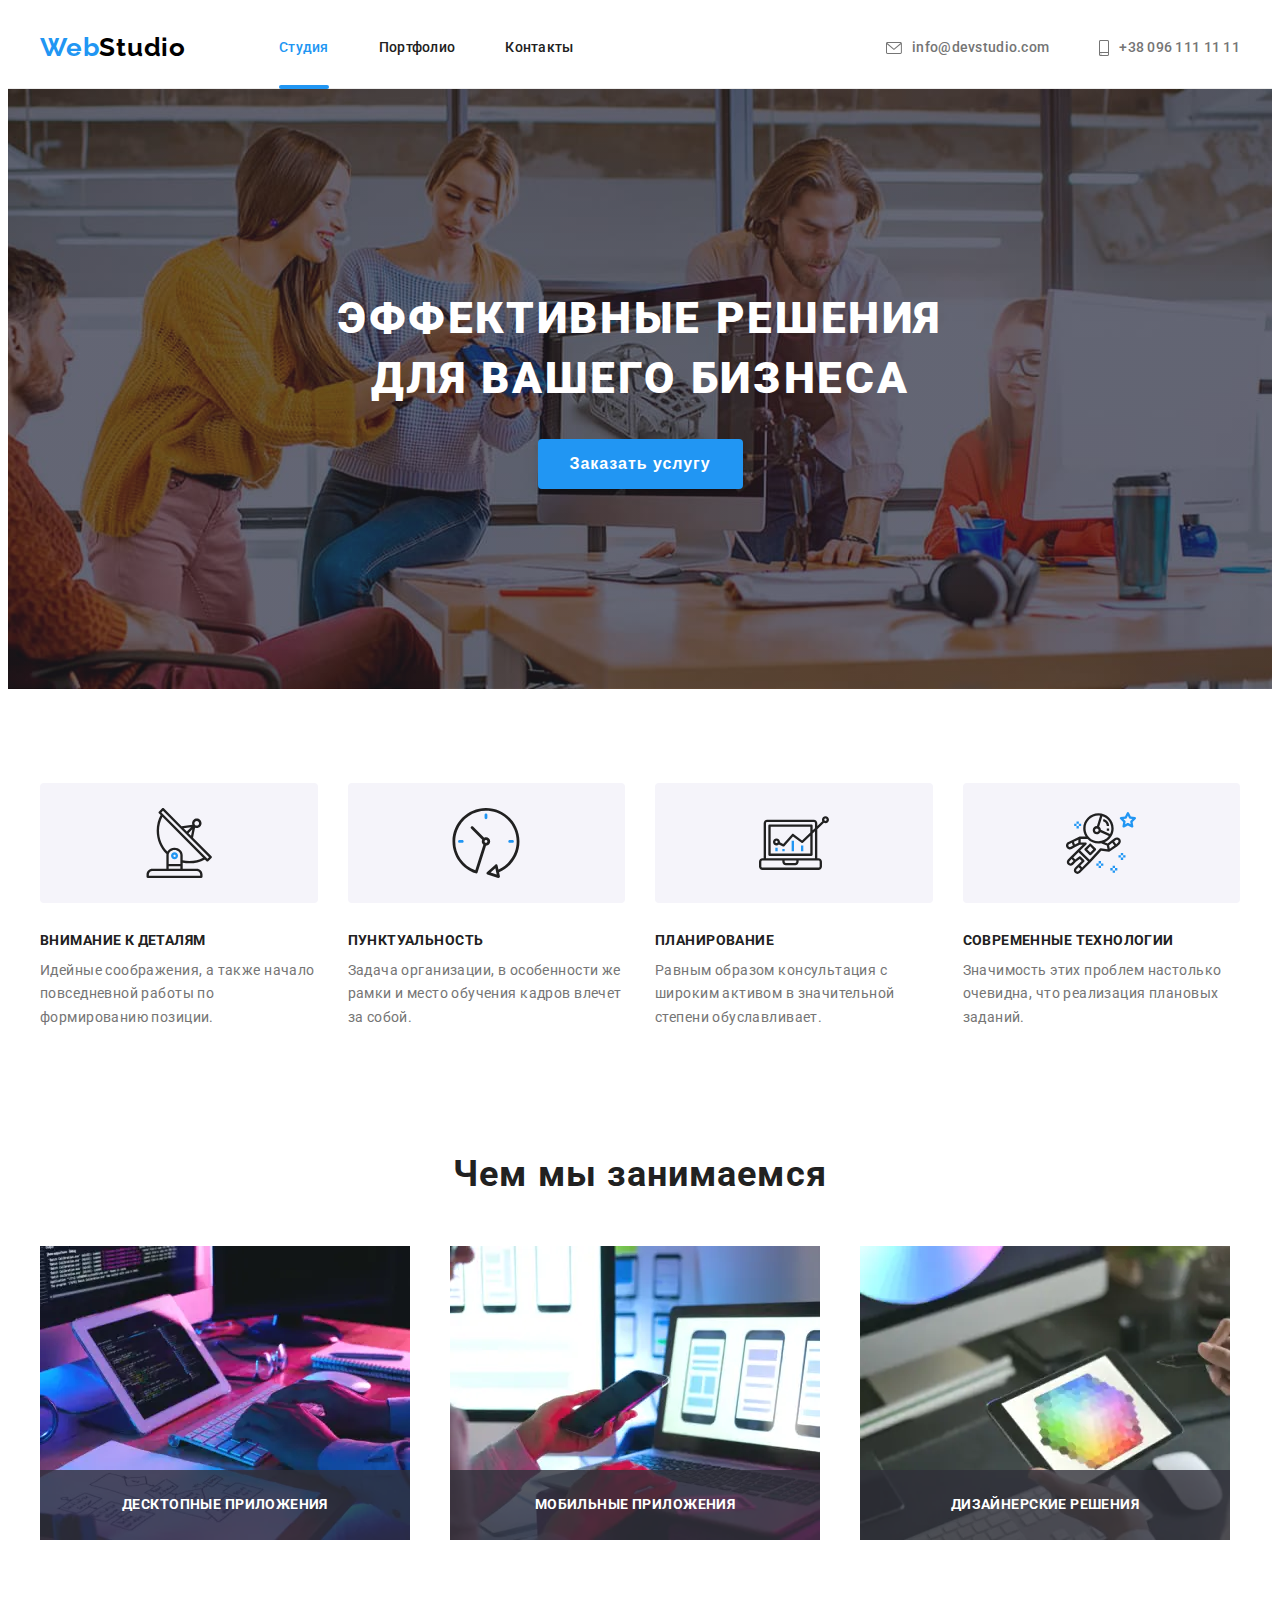
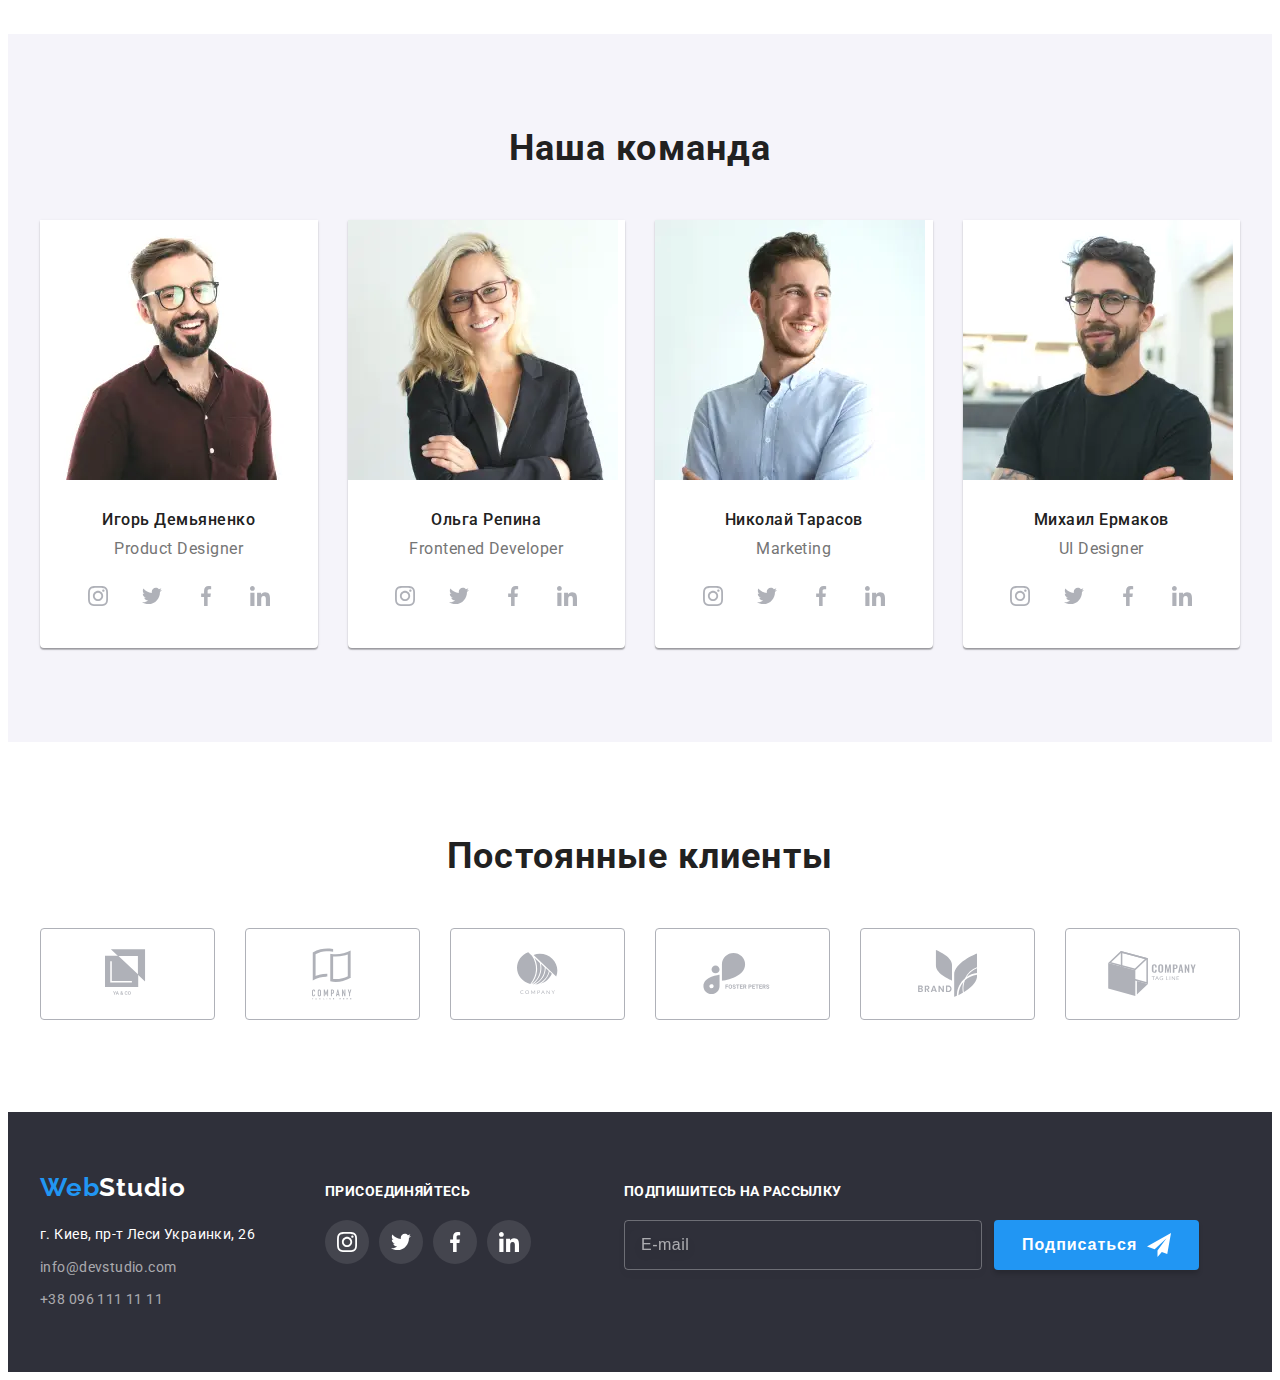
<file: index.html>
<!DOCTYPE html>
<html lang="ru">
<head>
    <meta charset="UTF-8">
    <meta http-equiv="X-UA-Compatible" content="IE=edge">
    <meta name="viewport" content="width=device-width, initial-scale=1.0">
     <title> Студия </title>
     <link rel="preconnect" href="https://fonts.gstatic.com">
    <link href="https://fonts.googleapis.com/css2?family=Raleway:wght@700&family=Roboto:wght@400;500;700;900&display=swap"
        rel="stylesheet">
    <link rel="stylesheet" href="https://cdnjs.cloudflare.com/ajax/libs/modern-normalize/1.0.0/modern-normalize.min.css" integrity="sha512-ISS7cAi1PEhQ8jnbJpJZMd29NlhNj4AWYyLOSp2CE/CsHxTCu+r+t0D2yoJudVrd0/8fTVPUVDzY5Tvli75u/g==" crossorigin="anonymous" />
    <link rel="stylesheet" href="./css/main.min.css">
</head>
<body class="body">
    <header class="page-header page-header--border">
        <div class="container page-header">
            <nav class="navigation">
                <a class="logo logo__theme-light link" href="./index.html">
                    <span class="logo__accent-text ">Web</span>Studio </a>
                <ul class="navigation__list list">
                    <li class="navigation__item">
                        <a class="navigation__link link navigation__link--current" href="./index.html">Студия</a>
                    </li>
                    <li class="navigation__item">
                        <a class="navigation__link link"
                            href="./portfolio.html">Портфолио</a>
                    </li>
                    <li class="navigation__item">
                        <a class="navigation__link link" href="">Контакты</a>
                    </li>
                </ul>
            </nav>

            <button class="burger__btn"  type="button" data-menu-button>
                <svg class="burger__icon" width="40" height="40" aria-label="мобильное меню">
                    <use href="./images/icons.svg#burger"></use>
                </svg>
            </button>
            <ul class="contact list">
                <li class="contact__item">
                    <a class="contact__link link" href="mailto:info@devstudio.com">
                        <svg class="contact__icon" width="16" height="12">
                            <use href="./images/icons.svg#envelope"></use>
                        </svg>
                        info@devstudio.com</a></li>
                <li class="contact__item">
                    <a class="contact__link link" href="tel:+380961111111">
                        <svg class="contact__icon" width="10" height="16">
                            <use href="./images/icons.svg#smartphone"></use>
                        </svg>
                        +38 096 111 11 11</a>
                </li>
            </ul>
            <div class="mobile-menu" data-menu>
                <button type="button" class="mobile-menu-close__btn" data-menu-close>
                    <svg class="mobile-menu-close__icon" width="40" height="40" aria-label="закрытия мобильного меню">
                        <use href="./images/icons.svg#close-icon"></use>
                    </svg>
                </button>
                <ul class="mobile-menu__list list">
                    <li class="mobile-menu__item">
                        <a class="mobile-menu__link link mobile-menu__link--current" href="./index.html">Студия</a>
                    </li>
                    <li class="mobile-menu__item">
                        <a class="mobile-menu__link link" href="./portfolio.html">Портфолио</a>
                    </li>
                    <li class="mobile-menu__item">
                        <a class="mobile-menu__link link" href="">Контакты</a>
                    </li>                    
                </ul>

                <ul class="menu-contact__list list">
                    <li class="menu-contact__item">
                        <a class="menu-contact__tel link" href="tel:380961111111">
                            +38 096 111 11 11
                        </a>
                    </li>

                    <li class="menu-contact__item">
                        <a class="menu-contact__mail link" href="mailto:info@devstudio.com">
                            info@devstudio.com
                        </a>
                    </li>                 
                </ul>

                <ul class="menu-social__list list">
                    <li class="menu-social__item">
                        <a class="menu-social__link link" href="">Instagram</a>
                    </li>

                    <li class="menu-social__item">
                        <a class="menu-social__link link" href="">Twitter</a>
                    </li>

                    <li class="menu-social__item">
                        <a class="menu-social__link link" href="">Facebook</a>
                    </li>

                    <li class="menu-social__item">
                        <a class="menu-social__link link" href="">LinkedIn</a>
                    </li>                    
                </ul>

            </div>
        </div>
    </header>
    <main>
    <!--HERO-->
    <section class="page-hero page-hero--overlay">
        <div class="container">
    <h1 class="hero__title" > Эффективные решения<br/>
        для вашего бизнеса
    </h1>
    <button class="button hero__button button--active" type="button" data-modal-open>Заказать услугу</button>
</div>
    </section>

    <!--softskills-->
    <section class="page-feature">
        <h2 class="visually-hidden">Особенности</h2>
<div class="container">
    <ul class="feature list">
        <li class="feature__item">
            <div class="feature__logo">
                <svg class="feature__image" width="70" height="70">
                    <use href="./images/icons.svg#antenna"></use>
                </svg>
            </div>
            <h3 class="feature__title">Внимание к деталям</h3>
            <p class="feature__text"> Идейные соображения, а также начало повседневной работы по формированию позиции.</p>
        </li>
        <li class="feature__item">
            <div class="feature__logo">
                <svg class="feature__image" width="70" height="70">
                    <use href="./images/icons.svg#clock"></use>
                </svg>
            </div>
            <h3 class="feature__title">Пунктуальность</h3>
            <p class="feature__text">Задача организации, в особенности же рамки и место обучения кадров влечет за собой.</p>
        </li>
        <li class="feature__item">
            <div class="feature__logo">
                <svg class="feature__image" width="70" height="70">
                    <use href="./images/icons.svg#diagram"></use>
                </svg>
           </div>
            <h3 class="feature__title">Планирование</h3>
            <p class="feature__text">Равным образом консультация с широким активом в значительной степени обуславливает.</p>
        </li>
        <li class="feature__item">
            <div class="feature__logo">
                <svg class="feature__image" width="70" height="70">
                    <use href="./images/icons.svg#astronaut"></use>
                </svg>
           </div>
            <h3 class="feature__title">Современные технологии</h3>
            <p class="feature__text">Значимость этих проблем настолько очевидна, что реализация плановых заданий.</p>
        </li>
    </ul>
</div>
    </section >
    <!--Whatwearedoing-->
    <section class="page-work">
    <div class="container">
        <h2 class="title">Чем мы занимаемся</h2>
        <ul class="work list"> 
            <li class="work__item">
                <div class="thumb">

                    <picture class="picture-team">
                                <source srcset="./images/desktop/we-doing/img-1-des.webp 1x, ./images/desktop/we-doing/img-1-des@2x.webp 2x " media="(min-width: 1200px)" type="image/webp">
                                <source srcset="./images/desktop/we-doing/img-1-des.jpg 1x, ./images/desktop/we-doing/img-1-des@2x.jpg 2x " media="(min-width: 1200px)" type="image/jpg">
                                <img class="thumb__image" src="./images/desktop/we-doing/img-1-des.jpg" alt="Чем мы занимаемся">
                            </picture>

                    <div class="product">
                        <p class="product__name">Десктопные приложения</p>
                    </div>   
                </div>
            </li>
            <li class="work__item">
                <div class="thumb">
                    <picture class="picture-team" > 
                        <source srcset="./images/desktop/we-doing/img-2-des.webp 1x, ./images/desktop/we-doing/img-2-des@2x.webp 2x "
                            media="(min-width: 1200px)" type="image/webp">
                        <source srcset="./images/desktop/we-doing/img-2-des.jpg 1x, ./images/desktop/we-doing/img-2-des@2x.jpg 2x "
                            media="(min-width: 1200px)" type="image/jpg">
                        <img class="thumb__image" src="./images/desktop/we-doing/img-2-des.jpg" alt="Чем мы занимаемся">
                    </picture >
                    <div class="product">
                        <p class="product__name">Мобильные приложения</p>
                    </div>
                </div>
            </li>

                    <li class="work__item">
                        <div class="thumb">

                            <picture class="picture-team">
                                <source srcset="./images/desktop/we-doing/img-3-des.webp 1x, ./images/desktop/we-doing/img-3-des@2x.webp 2x "
                                    media="(min-width: 1200px)" type="image/webp">
                                <source srcset="./images/desktop/we-doing/img-3-des.jpg 1x, ./images/desktop/we-doing/img-3-des@2x.jpg 2x "
                                    media="(min-width: 1200px)" type="image/jpg">
                                <img class="thumb__image" src="./images/desktop/we-doing/img-3-des.jpg" alt="Чем мы занимаемся">
                            </picture>   

                            <div class="product">
                                <p class="product__name">Дизайнерские решения</p>
                            </div>
                        </div>
                    </li>
        </ul>
    </div>
    </section>

    <!--Ourteam-->  
    <section class="page-team">
     <div class="container">
        <h2 class   ="title">Наша команда</h2>
      <ul class="team list">
          <li class="team__item">
            <picture class="picture-team">
                <source srcset="./images/desktop/team/team-photo-igor-des.webp 1x, ./images/desktop/team/team-photo-igor-des@2x.webp 2x" media="(min-width: 1200px)" type="image/webp">
                <source srcset="./images/desktop/team/team-photo-igor-des.jpg 1x, ./images/desktop/team/team-photo-igor-des@2x.jpg 2x" media="(min-width: 1200px)" type="image/jpg">
                <source srcset="./images/tablet/team/team-photo-igor-tab.webp 1x, ./images/tablet/team/team-photo-igor-tab@2x.webp 2x" media="(min-width: 768px)" type="image/webp">
                <source srcset="./images/tablet/team/team-photo-igor-tab.jpg 1x, ./images/tablet/team/team-photo-igor-tab@2x.jpg 2x" media="(min-width: 768px)" type="image/jpg">
                <source srcset="./images/mobile/team/team-photo-igor-mob.webp 1x, ./images/mobile/team/team-photo-igor-mob@2x.webp 2x" media="(min-width: 480px)" type="image/webp">
                <source srcset="./images/mobile/team/team-photo-igor-mob.jpg 1x, ./images/mobile/team/team-photo-igor-mob@2x.jpg 2x" media="(min-width: 480px)" type="image/jpg">
                <img class="team__image" src="./images/mobile/team/team-photo-igor-mob.jpg" alt="член команды">
            </picture>    

    <div class="card">
        <h3 class="card__name">Игорь Демьяненко</h3>
    <p class="card__position">Product Designer</p>      
    <ul class="social-networks list">
        <li class="social-networks__item">
            <a class="social-networks__link link" href="">
                <svg class="social-networks__icon" width="20" height="20">
                    <use href="./images/icons.svg#instagram"></use>
                </svg>
            </a>
        </li>
        <li class="social-networks__item">
            <a class="social-networks__link link" href="">
                <svg class="social-networks__icon" width="20" height="20">
                    <use href="./images/icons.svg#twitter"></use>
                </svg>
            </a>
        </li>
        <li class="social-networks__item">
            <a class="social-networks__link link" href="">
                <svg class="social-networks__icon" width="20" height="20">
                    <use href="./images/icons.svg#facebook"></use>
                </svg>
            </a>
        </li>
        <li class="social-networks__item">
            <a class="social-networks__link link" href="">
                <svg class="social-networks__icon" width="20" height="20">
                    <use href="./images/icons.svg#linkedin"></use>
                </svg>
            </a>
        </li>                            
    </ul>
</div>
</li>
      <li class="team__item">
               <picture class="picture-team">
                            <source
                                srcset="./images/desktop/team/team-photo-olga-des.webp 1x, ./images/desktop/team/team-photo-olga-des@2x.webp 2x"
                                media="(min-width: 1200px)" type="image/webp">
                            <source
                                srcset="./images/desktop/team/team-photo-olga-des.jpg 1x, ./images/desktop/team/team-photo-olga-des@2x.jpg 2x"
                                media="(min-width: 1200px)" type="image/jpg">
                            <source
                                srcset="./images/tablet/team/team-photo-olga-tab.webp 1x, ./images/tablet/team/team-photo-olga-tab@2x.webp 2x"
                                media="(min-width: 768px)" type="image/webp">
                            <source srcset="./images/tablet/team/team-photo-olga-tab.jpg 1x, ./images/tablet/team/team-photo-olga-tab@2x.jpg 2x"
                                media="(min-width: 768px)" type="image/jpg">
                            <source
                                srcset="./images/mobile/team/team-photo-olga-mob.webp 1x, ./images/mobile/team/team-photo-olga-mob@2x.webp 2x"
                                media="(min-width: 480px)" type="image/webp">
                            <source srcset="./images/mobile/team/team-photo-olga-mob.jpg 1x, ./images/mobile/team/team-photo-olga-mob@2x.jpg 2x"
                                media="(min-width: 480px)" type="image/jpg">
                        
                            <img class="team__image" src="./images/mobile/team/team-photo-olga-mob.jpg" alt="член команды">
                        </picture>

       <div class="card">
        <h3 class="card__name">Ольга Репина</h3>
    <p class="card__position">Frontened Developer</p>
    <ul class="social-networks list">
        <li class="social-networks__item">
            <a class="social-networks__link link" href="">
                <svg class="social-networks__icon" width="20" height="20">
                    <use href="./images/icons.svg#instagram"></use>
                </svg>
            </a>
        </li>
        <li class="social-networks__item">
            <a class="social-networks__link link" href="">
                <svg class="social-networks__icon" width="20" height="20">
                    <use href="./images/icons.svg#twitter"></use>
                </svg>
            </a>
        </li>
        <li class="social-networks__item">
            <a class="social-networks__link link" href="">
                <svg class="social-networks__icon" width="20" height="20">
                    <use href="./images/icons.svg#facebook"></use>
                </svg>
            </a>
        </li>
        <li class="social-networks__item">
            <a class="social-networks__link link" href="">
                <svg class="social-networks__icon" width="20" height="20">
                    <use href="./images/icons.svg#linkedin"></use>
                </svg>
            </a>
        </li>                            
    </ul>
</div>  
</li>
      <li class="team__item">

        <picture class="picture-team">
            <source
                srcset="./images/desktop/team/team-photo-nicholay-des.webp 1x, ./images/desktop/team/team-photo-nicholay-des@2x.webp 2x"
                media="(min-width: 1200px)" type="image/webp">
            <source
                srcset="./images/desktop/team/team-photo-nicholay-des.jpg 1x, ./images/desktop/team/team-photo-nicholay-des@2x.jpg 2x"
                media="(min-width: 1200px)" type="image/jpg">
            <source
                srcset="./images/tablet/team/team-photo-nicholay-tab.webp 1x, ./images/tablet/team/team-photo-nicholay-tab@2x.webp 2x"
                media="(min-width: 768px)" type="image/webp">
            <source srcset="./images/tablet/team/team-photo-nicholay-tab.jpg 1x, ./images/tablet/team/team-photo-nicholay-tab@2x.jpg 2x"
                media="(min-width: 768px)" type="image/jpg">
            <source
                srcset="./images/mobile/team/team-photo-nicholay-mob.webp 1x, ./images/mobile/team/team-photo-nicholay-mob@2x.webp 2x"
                media="(min-width: 480px)" type="image/webp">
            <source srcset="./images/mobile/team/team-photo-nicholay-mob.jpg 1x, ./images/mobile/team/team-photo-nicholay-mob@2x.jpg 2x"
                media="(min-width: 480px)" type="image/jpg">
        
            <img class="team__image" src="./images/mobile/team/team-photo-nicholay-mob.jpg" alt="член команды">
        </picture>

        <div class="card">
        <h3 class="card__name">Николай Тарасов</h3>
    <p class="card__position">Marketing</p>
    <ul class="social-networks list">
        <li class="social-networks__item">
            <a class="social-networks__link" href="">
                <svg class="social-networks__icon" width="20" height="20">
                    <use href="./images/icons.svg#instagram"></use>
                </svg>
            </a>
        </li>
        <li class="social-networks__item">
            <a class="social-networks__link" href="">
                <svg class="social-networks__icon" width="20" height="20">
                    <use href="./images/icons.svg#twitter"></use>
                </svg>
            </a>
        </li>
        <li class="social-networks__item">
            <a class="social-networks__link" href="">
                <svg class="social-networks__icon" width="20" height="20">
                    <use href="./images/icons.svg#facebook"></use>
                </svg>
            </a>
        </li>
        <li class="social-networks__item">
            <a class="social-networks__link" href="">
                <svg class="social-networks__icon" width="20" height="20">
                    <use href="./images/icons.svg#linkedin"></use>
                </svg>
            </a>
        </li>                            
    </ul>
        </div>
        </li>
      <li class="team__item">
         <picture class="picture-team">
                            <source
                                srcset="./images/desktop/team/team-photo-michael-des.webp 1x, ./images/desktop/team/team-photo-michael-des@2x.webp 2x"
                                media="(min-width: 1200px)" type="image/webp">
                            <source
                                srcset="./images/desktop/team/team-photo-michael-des.jpg 1x, ./images/desktop/team/team-photo-michael-des@2x.jpg 2x"
                                media="(min-width: 1200px)" type="image/jpg">
                            <source
                                srcset="./images/tablet/team/team-photo-michael-tab.webp 1x, ./images/tablet/team/team-photo-michael-tab@2x.webp 2x"
                                media="(min-width: 768px)" type="image/webp">
                            <source
                                srcset="./images/tablet/team/team-photo-michael-tab.jpg 1x, ./images/tablet/team/team-photo-michael-tab@2x.jpg 2x"
                                media="(min-width: 768px)" type="image/jpg">
                            <source
                                srcset="./images/mobile/team/team-photo-michael-mob.webp 1x, ./images/mobile/team/team-photo-michael-mob@2x.webp 2x"
                                media="(min-width: 480px)" type="image/webp">
                            <source
                                srcset="./images/mobile/team/team-photo-michael-mob.jpg 1x, ./images/mobile/team/team-photo-michael-mob@2x.jpg 2x"
                                media="(min-width: 480px)" type="image/jpg">
                        
                            <img class="team__image" src="./images/mobile/team/team-photo-michael-mob.jpg" alt="член команды">
                        </picture>

        <div class="card">
        <h3 class="card__name">Михаил Ермаков</h3>
    <p class="card__position">UI Designer</p>
    <ul class="social-networks list">
        <li class="social-networks__item">
            <a class="social-networks__link" href="">
                <svg class="social-networks__icon" width="20" height="20">
                    <use href="./images/icons.svg#instagram"></use>
                </svg>
            </a>
        </li>
        <li class="social-networks__item">
            <a class="social-networks__link" href="">
                <svg class="social-networks__icon" width="20" height="20">
                    <use href="./images/icons.svg#twitter"></use>
                </svg>
            </a>
        </li>
        <li class="social-networks__item">
            <a class="social-networks__link" href="">
                <svg class="social-networks__icon" width="20" height="20">
                    <use href="./images/icons.svg#facebook"></use>
                </svg>
            </a>
        </li>
        <li class="social-networks__item">
            <a class="social-networks__link" href="">
                <svg class="social-networks__icon" width="20" height="20">
                    <use href="./images/icons.svg#linkedin"></use>
                </svg>
            </a>
        </li>                            
    </ul>
</div>
</li>
</ul>
</div>
</section>
  <!--Regular customers-->

     <section class="page-clients">
        <div class="container">
            <h2 class="title">Постоянные клиенты</h2>
            <ul class="clients list">
                <li class="clients__item">
                    <a class="clients__link link" href="">
                        <svg class="clients__icon" width="44.27" height="49.23">
                            <use href="./images/icons.svg#client1"></use>
                        </svg>
                    </a>
                </li>
                <li class="clients__item">
                    <a class="clients__link link" href="">
                        <svg class="clients__icon" width="40" height="52">
                            <use href="./images/icons.svg#client2"></use>
                        </svg>
                    </a>
                </li>
                <li class="clients__item">
                    <a class="clients__link link" href="">
                        <svg class="clients__icon" width="41" height="42.6">
                            <use href="./images/icons.svg#client3"></use>
                        </svg>
                    </a>
                </li>
                <li class="clients__item">
                    <a class="clients__link link" href="">
                        <svg class="clients__icon" width="79.66" height="42.02">
                            <use href="./images/icons.svg#client4"></use>
                        </svg>
                    </a>
                </li>
                <li class="clients__item">
                    <a class="clients__link link" href="">
                        <svg class="clients__icon" width="59" height="47">
                            <use href="./images/icons.svg#client5"></use>
                        </svg>
                    </a>
                </li>
                <li class="clients__item">
                    <a class="clients__link link" href="">
                        <svg class="clients__icon" width="88.48" height="45.44">
                            <use href="./images/icons.svg#client6"></use>
                        </svg>
                    </a>
                </li>                   
            </ul>
        </div>
    </section>
    </main>
    <!--Contact information-->
    <footer class="page-footer">
        <div class="container footer-container">
           <div class="footer-content">
               <div>
                 <a class="logo logo__theme-dark link" href="./index.html">
                     <span class="logo__accent-text ">Web</span>Studio
                    </a>
                 <address class="address">
                     <ul class="address__list list">
                         <li class="address__item">
                             <a class="address__link link" href="https://goo.gl/maps/1tTXgN1BTGEtPTfN8"
                                 target="_blank" rel="noopener noreferrer"> г. Киев, пр-т Леси Украинки, 26
                               </a>
                           </li>
                         <li class="address__item">
                             <a class="address__link page-footer__contact link" href="mailto:info@devstudio.com">info@devstudio.com

                             </a>
                           </li>
                         <li class="address__item">
                             <a class="address__link page-footer__contact link" href="tel:380961111111">+38 096 111 11 11

                             </a>
                         </li>
                     </ul>
                 </address>
             </div>

             <div class="footer-social">
                 <h2 class="footer-social__title">присоединяйтесь</h2>
                 <ul class="footer-social__list list">
                     <li class="footer-social__item">
                         <a class="footer-social__link link" href="">
                             <svg class="footer-social__icon" width="20" height="20">
                                 <use href="./images/icons.svg#instagram"></use>
                             </svg>
                         </a>
                     </li>
                     <li class="footer-social__item">
                         <a class="footer-social__link link" href="">
                             <svg class="footer-social__icon" width="20" height="20">
                                 <use href="./images/icons.svg#twitter"></use>
                             </svg>
                         </a>
                     </li>
                     <li class="footer-social__item">
                         <a class="footer-social__link link" href="">
                             <svg class="footer-social__icon" width="20" height="20">
                                 <use href="./images/icons.svg#facebook"></use>
                             </svg>
                         </a>
                     </li>
                     <li class="footer-social__item">
                         <a class="footer-social__link link" href="">
                             <svg class="footer-social__icon" width="20" height="20">
                                 <use href="./images/icons.svg#linkedin"></use>
                             </svg>
                         </a>
                     </li>
                 </ul>
              </div>
       </div>
             <div class="subscription">
                 <b class="subscription__title">Подпишитесь на рассылку</b>
                 <form class="subscription__form">
                     <input class="subscription__email" type="email" name="subscription-email" placeholder="E-mail">
                     <button class="button subscription__button" type="submit">Подписаться
                         <svg class="button__icon" width="24" height="24">
                             <use href="./images/icons.svg#icon-send"></use>
                         </svg>
                     </button>
                 </form>
             </div>
         </div>       
     </footer>

   <div class="backdrop is-hidden" data-modal>
        <div class="modal">
            <button class="modal-button--close" type="button" data-modal-close>
                <svg class="modal-button__icon" width="18" height="18">
                    <use href="./images/icons.svg#close-black"></use>
                </svg>
                </button>
                <form  class="modal-form" autocomplete="off">
                    <b class="modal-form_title">Оставьте свои данные, мы вам перезвоним</b>
                    <label for="name" class="modal-form__field">Имя</label>
                        <div class="form-wrapper">
                            <input class="form-wrapper__input" type="text" name="name" id="name" required minlength="2">
                            <svg class="form-wrapper__icon" width="18" height="18">
                                <use href="./images/icons.svg#person-black"></use>
                            </svg>
                        </div>
                    
                        <label for="tel" class="modal-form__field">Телефон</label>
                        <div class="form-wrapper">
                            <input class="form-wrapper__input" type="tel" name="tel" id="tel" required pattern="[0-9]{3}-[0-9]{3}-[0-9]{2}-[0-9]{2}">
                            <svg class="form-wrapper__icon" width="18" height="18">
                                <use href="./images/icons.svg#phone-black"></use>
                            </svg>
                        </div>
        
                        <label for="mail" class="modal-form__field">Почта</label>
                        <div class="form-wrapper">
                            <input class="form-wrapper__input" type="email" name="mail" id="mail">
                            <svg class="form-wrapper__icon" width="18" height="18">
                                <use href="./images/icons.svg#email-black"></use>
                            </svg>
                        </div>
                        <label class="modal-form__field" for="comment">Комментарий</label>
                        <textarea class="modal-form__message" name="comment" id="comment" placeholder="Введите текст"></textarea>
                        <input class="modal-form__term visually-hidden" type="checkbox" name="user-term" id="user-term">
                        <label class="modal-form__check-desc" for="user-term"> <span>Соглашаюсь с рассылкой и принимаю&nbsp;
                            <a class="policy-link" href="">Условия договора</a></span></label>
                       
                       
                        <button class="button form__button button--active" type="submit">Отправить</button>   
                        
                        
                </form>
        </div>
    </div>

<script src="./js/modal.js"></script>
<script src="./js/mobile-menu.js"></script>
</body>
</html>
</file>
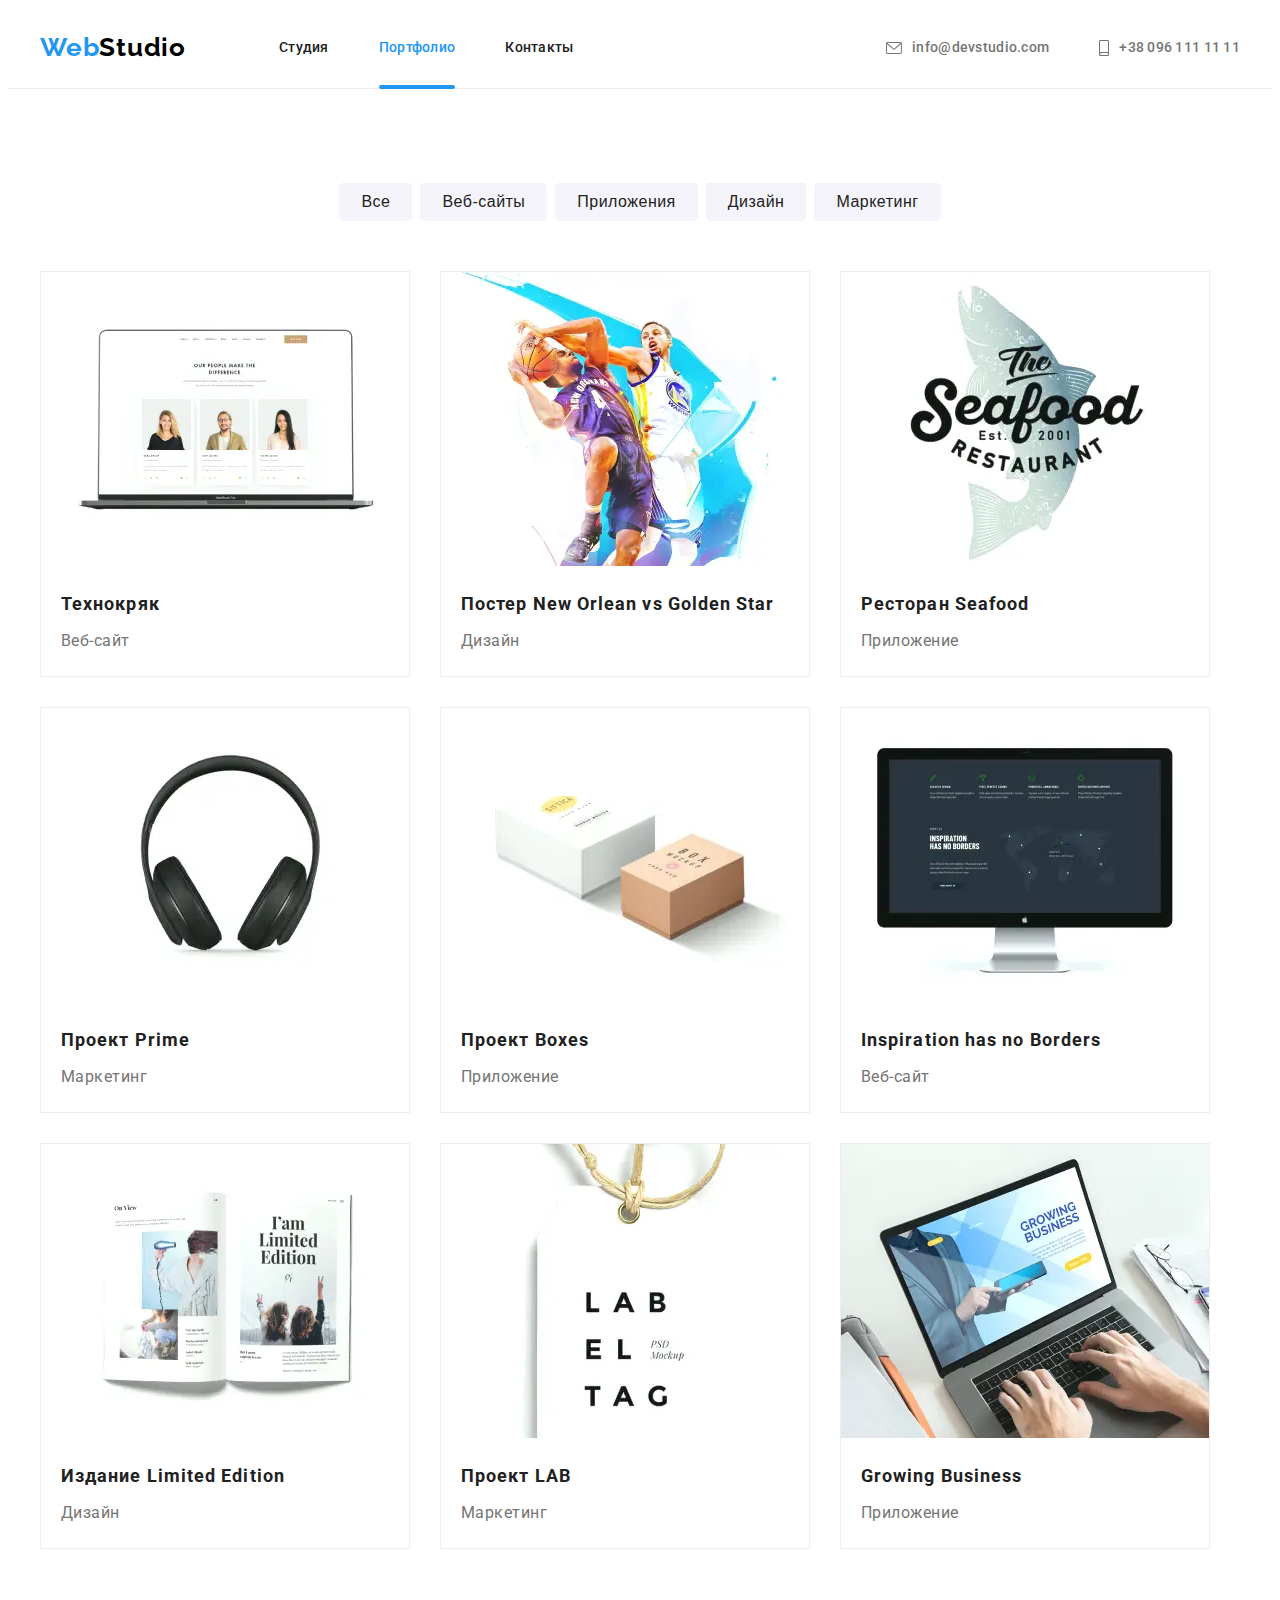
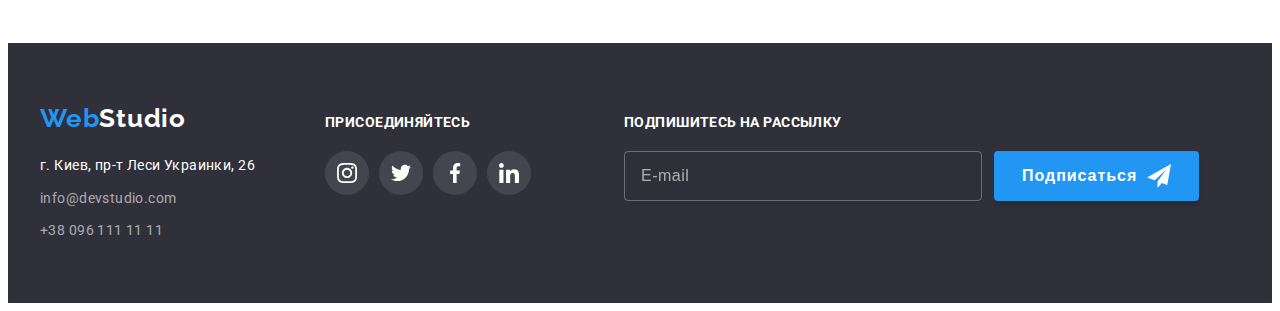
<file: portfolio.html>
<!DOCTYPE html>
<html lang="ru">
    <head>
        <meta charset="UTF-8">
        <meta http-equiv="X-UA-Compatible" content="IE=edge">
        <meta name="viewport" content="width=device-width, initial-scale=1.0">
        <title>Портфолио</title>
        <link rel="preconnect" href="https://fonts.gstatic.com">
        <link href="https://fonts.googleapis.com/css2?family=Raleway:wght@700&family=Roboto:wght@400;500;700;900&display=swap"
            rel="stylesheet">
        <link rel="stylesheet" href="https://cdnjs.cloudflare.com/ajax/libs/modern-normalize/1.0.0/modern-normalize.min.css"
            integrity="sha512-ISS7cAi1PEhQ8jnbJpJZMd29NlhNj4AWYyLOSp2CE/CsHxTCu+r+t0D2yoJudVrd0/8fTVPUVDzY5Tvli75u/g=="
            crossorigin="anonymous" />
        <link rel="stylesheet" href="./css/portfolio.min.css">
    </head>
<body>
    <!-- header-->
    <header class="page-header page-header--border">
        <div class="container page-header">
            <nav class="navigation">
                <a class="logo logo__theme-light link" href="./index.html">
                    <span class="logo__accent-text ">Web</span>Studio </a>
                <ul class="navigation__list list">
                    <li class="navigation__item">
                        <a class="navigation__link link" href="./index.html">Студия</a>
                    </li>
                    <li class="navigation__item">
                        <a class="navigation__link link navigation__link--current"
                            href="./portfolio.html">Портфолио</a>
                    </li>
                    <li class="navigation__item">
                        <a class="navigation__link link" href="">Контакты</a>
                    </li>
                </ul>
            </nav>

            <button class="burger__btn"  type="button" data-menu-button>
                <svg class="burger__icon" width="40" height="40" aria-label="мобильное меню">
                    <use href="./images/icons.svg#burger"></use>
                </svg>
            </button>
            <ul class="contact list">
                <li class="contact__item">
                    <a class="contact__link link" href="mailto:info@devstudio.com">
                        <svg class="contact__icon" width="16" height="12">
                            <use href="./images/icons.svg#envelope"></use>
                        </svg>
                        info@devstudio.com</a></li>
                <li class="contact__item">
                    <a class="contact__link link" href="tel:+380961111111">
                        <svg class="contact__icon" width="10" height="16">
                            <use href="./images/icons.svg#smartphone"></use>
                        </svg>
                        +38 096 111 11 11</a>
                </li>
            </ul>
            <div class="mobile-menu" data-menu>
                <button type="button" class="mobile-menu-close__btn" data-menu-close>
                    <svg class="mobile-menu-close__icon" width="40" height="40" aria-label="закрытия мобильного меню">
                        <use href="./images/icons.svg#close-icon"></use>
                    </svg>
                </button>
                <ul class="mobile-menu__list list">
                    <li class="mobile-menu__item">
                        <a class="mobile-menu__link link" href="./index.html">Студия</a>
                    </li>
                    <li class="mobile-menu__item">
                        <a class="mobile-menu__link link mobile-menu__link--current" href="./portfolio.html">Портфолио</a>
                    </li>
                    <li class="mobile-menu__item">
                        <a class="mobile-menu__link link" href="">Контакты</a>
                    </li>                    
                </ul>

                <ul class="menu-contact__list list">
                    <li class="menu-contact__item">
                        <a class="menu-contact__tel link" href="tel:380961111111">
                            +38 096 111 11 11
                        </a>
                    </li>

                    <li class="menu-contact__item">
                        <a class="menu-contact__mail link" href="mailto:info@devstudio.com">
                            info@devstudio.com
                        </a>
                    </li>                 
                </ul>

                <ul class="menu-social__list list">
                    <li class="menu-social__item">
                        <a class="menu-social__link link" href="">Instagram</a>
                    </li>

                    <li class="menu-social__item">
                        <a class="menu-social__link link" href="">Twitter</a>
                    </li>

                    <li class="menu-social__item">
                        <a class="menu-social__link link" href="">Facebook</a>
                    </li>

                    <li class="menu-social__item">
                        <a class="menu-social__link link" href="">LinkedIn</a>
                    </li>                    
                </ul>

            </div>
        </div>
    </header>
    <main>

         <!--Portfolio-->
         <section class="gallery">
          <div class="container">
        <h1 class="visually-hidden">Портфолио</h1>
        
            
                          
        <ul class="filter list">
            <li class="filter__item">
                <button class="filter__button" type="button">Все</button>
            </li>
        
            <li class="filter__item">
                <button class="filter__button" type="button">Веб-сайты</button>
            </li>
        
            <li class="filter__item">
                <button class="filter__button" type="button">Приложения</button>
            </li>
        
            <li class="filter__item">
                <button class="filter__button" type="button">Дизайн</button>
            </li>
        
            <li class="filter__item">
                <button class="filter__button" type="button">Маркетинг</button>
            </li>
        </ul> 
                
                <ul class="gallery__list list">
                    <li class="gallery__item">
                        <a class="gallery__link link" href="">
                        <div class="gallery__photo">
                            <picture class="picture">
                                <source
                                    srcset="./images/desktop/portfolio/technokryak-des.webp 1x, ./images/desktop/portfolio/technokryak-des@2x.webp 2x"
                                    media="(min-width: 1200px)" type="image/webp">
                                <source
                                    srcset="./images/desktop/portfolio/technokryak-des.jpg 1x, ./images/desktop/portfolio/technokryak-des@2x.jpg 2x"
                                    media="(min-width: 1200px)" type="image/jpg">
                                <source
                                    srcset="./images/tablet/portfolio/technokryak-tab.webp 1x, ./images/tablet/portfolio/technokryak-tab@2x.webp 2x"
                                    media="(min-width: 768px)" type="image/webp">
                                <source
                                    srcset="./images/tablet/portfolio/technokryak-tab.jpg 1x, ./images/tablet/portfolio/technokryak-tab@2x.jpg 2x"
                                    media="(min-width: 768px)" type="image/jpg">
                                <source
                                    srcset="./images/mobile/portfolio/technokryak-mob.webp 1x, ./images/mobile/portfolio/technokryak-mob@2x.webp 2x"
                                    media="(min-width: 480px)" type="image/webp">
                                <source
                                    srcset="./images/mobile/portfolio/technokryak-mob.jpg 1x, ./images/mobile/portfolio/technokryak-mob@2x.jpg 2x"
                                    media="(min-width: 480px)" type="image/jpg">
                            
                                <img class="gallery__image" src="./images/mobile/portfolio/technokryak-mob.jpg" alt="сайт веб-разработчиков">
                            </picture>
                            <div class="gallery__overlay">
                                <p class="gallery__subtitle">Технокряк это современная площадка распространения коронавируса. Компании используют эту платформу для цифрового
                                шпионажа и атак на защищённые сервера конкурентов.</p>
                            </div>
                        </div>
                            <div class="portfolio-photo">
                            <h2 class="portfolio-photo__title">Технокряк</h2>
                            <p class="portfolio-photo__position">Веб-сайт</p>
                            </div>
                        </a>
                    </li>
                
                    <li class="gallery__item">
                        <a class="gallery__link link" href="">
                        <div class="gallery__photo">    
                            <picture class="picture">
                                <source
                                    srcset="./images/desktop/portfolio/new-orlean-des.webp 1x, ./images/desktop/portfolio/new-orlean-des@2x.webp 2x"
                                    media="(min-width: 1200px)" type="image/webp">
                                <source
                                    srcset="./images/desktop/portfolio/new-orlean-des.jpg 1x, ./images/desktop/portfolio/new-orlean-des@2x.jpg 2x"
                                    media="(min-width: 1200px)" type="image/jpg">
                                <source
                                    srcset="./images/tablet/portfolio/new-orlean-tab.webp 1x, ./images/tablet/portfolio/new-orlean-tab@2x.webp 2x"
                                    media="(min-width: 768px)" type="image/webp">
                                <source
                                    srcset="./images/tablet/portfolio/new-orlean-tab.jpg 1x, ./images/tablet/portfolio/new-orlean-tab@2x.jpg 2x"
                                    media="(min-width: 768px)" type="image/jpg">
                                <source
                                    srcset="./images/mobile/portfolio/new-orlean-mob.webp 1x, ./images/mobile/portfolio/new-orlean-mob@2x.webp 2x"
                                    media="(min-width: 480px)" type="image/webp">
                                <source
                                    srcset="./images/mobile/portfolio/new-orlean-mob.jpg 1x, ./images/mobile/portfolio/new-orlean-mob@2x.jpg 2x"
                                    media="(min-width: 480px)" type="image/jpg">
                            
                                <img class="gallery__image" src="./images/mobile/portfolio/new-orlean-mob.jpg" alt="сайт веб-разработчиков">
                            </picture>
                            <div class="gallery__overlay">
                                <p class="gallery__subtitle">Технокряк это современная площадка распространения коронавируса. Компании используют эту платформу для цифрового
                                шпионажа и атак на защищённые сервера конкурентов.</p>
                            </div>
                        </div>
                            <div class="portfolio-photo">
                            <h2 class="portfolio-photo__title">Постер New Orlean vs Golden Star</h2>
                            <p class="portfolio-photo__position">Дизайн</p>
                            </div>
                        </a>
                    </li>
                
                    <li class="gallery__item">
                        <a class="gallery__link link" href="">
                        <div class="gallery__photo"> 
                            <picture class="picture">
                                <source
                                    srcset="./images/desktop/portfolio/seafood-restaurant-des.webp 1x, ./images/desktop/portfolio/seafood-restaurant-des@2x.webp 2x"
                                    media="(min-width: 1200px)" type="image/webp">
                                <source
                                    srcset="./images/desktop/portfolio/seafood-restaurant-des.jpg 1x, ./images/desktop/portfolio/seafood-restaurant-des@2x.jpg 2x"
                                    media="(min-width: 1200px)" type="image/jpg">
                                <source
                                    srcset="./images/tablet/portfolio/seafood-restaurant-tab.webp 1x, ./images/tablet/portfolio/seafood-restaurant-tab@2x.webp 2x"
                                    media="(min-width: 768px)" type="image/webp">
                                <source srcset="./images/tablet/portfolio/seafood-restaurant-tab.jpg 1x, ./images/tablet/portfolio/seafood-restaurant-tab@2x.jpg 2x"
                                    media="(min-width: 768px)" type="image/jpg">
                                <source
                                    srcset="./images/mobile/portfolio/seafood-restaurant-mob.webp 1x, ./images/mobile/portfolio/seafood-restaurant-mob@2x.webp 2x"
                                    media="(min-width: 480px)" type="image/webp">
                                <source srcset="./images/mobile/portfolio/seafood-restaurant-mob.jpg 1x, ./images/mobile/portfolio/seafood-restaurant-mob@2x.jpg 2x"
                                    media="(min-width: 480px)" type="image/jpg">
                            
                                <img class="gallery__image" src="./images/mobile/portfolio/seafood-restaurant-mob.jpg" alt="сайт веб-разработчиков">
                            </picture>
                            <div class="gallery__overlay">
                                <p class="gallery__subtitle">Технокряк это современная площадка распространения коронавируса. Компании используют эту платформу для цифрового
                                шпионажа и атак на защищённые сервера конкурентов.</p>
                            </div>
                        </div>
                            <div class="portfolio-photo">
                            <h2 class="portfolio-photo__title">Ресторан Seafood</h2>
                            <p class="portfolio-photo__position">Приложение</p>
                            </div>
                        </a>
                    </li>
                
                    <li class="gallery__item">
                        <a class="gallery__link link" href="">
                        <div class="gallery__photo"> 
                            <picture class="picture">
                                <source
                                    srcset="./images/desktop/portfolio/prime-project-des.webp 1x, ./images/desktop/portfolio/prime-project-des@2x.webp 2x"
                                    media="(min-width: 1200px)" type="image/webp">
                                <source
                                    srcset="./images/desktop/portfolio/prime-project-des.jpg 1x, ./images/desktop/portfolio/prime-project-des@2x.jpg 2x"
                                    media="(min-width: 1200px)" type="image/jpg">
                                <source
                                    srcset="./images/tablet/portfolio/prime-project-tab.webp 1x, ./images/tablet/portfolio/prime-project-tab@2x.webp 2x"
                                    media="(min-width: 768px)" type="image/webp">
                                <source
                                    srcset="./images/tablet/portfolio/prime-project-tab.jpg 1x, ./images/tablet/portfolio/prime-project-tab@2x.jpg 2x"
                                    media="(min-width: 768px)" type="image/jpg">
                                <source
                                    srcset="./images/mobile/portfolio/prime-project-mob.webp 1x, ./images/mobile/portfolio/prime-project-mob@2x.webp 2x"
                                    media="(min-width: 480px)" type="image/webp">
                                <source
                                    srcset="./images/mobile/portfolio/prime-project-mob.jpg 1x, ./images/mobile/portfolio/prime-project-mob@2x.jpg 2x"
                                    media="(min-width: 480px)" type="image/jpg">
                            
                                <img class="gallery__image" src="./images/mobile/portfolio/prime-project-mob.jpg" alt="сайт веб-разработчиков">
                            </picture>

                            <div class="gallery__overlay">
                                <p class="gallery__subtitle">Технокряк это современная площадка распространения коронавируса. Компании используют эту платформу для цифрового
                                шпионажа и атак на защищённые сервера конкурентов.</p>
                            </div>
                        </div>
                            <div class="portfolio-photo">
                            <h2 class="portfolio-photo__title">Проект Prime</h2>
                            <p class="portfolio-photo__position">Маркетинг</p>
                            </div>
                        </a>
                    </li>
                
                    <li class="gallery__item">
                        <a class="gallery__link link" href="">
                        <div class="gallery__photo"> 
                                         <picture class="picture">
                                <source
                                    srcset="./images/desktop/portfolio/boxes-des.webp 1x, ./images/desktop/portfolio/boxes-des@2x.webp 2x"
                                    media="(min-width: 1200px)" type="image/webp">
                                <source
                                    srcset="./images/desktop/portfolio/boxes-des.jpg 1x, ./images/desktop/portfolio/boxes-des@2x.jpg 2x"
                                    media="(min-width: 1200px)" type="image/jpg">
                                <source
                                    srcset="./images/tablet/portfolio/boxes-tab.webp 1x, ./images/tablet/portfolio/boxes-tab@2x.webp 2x"
                                    media="(min-width: 768px)" type="image/webp">
                                <source
                                    srcset="./images/tablet/portfolio/boxes-tab.jpg 1x, ./images/tablet/portfolio/boxes-tab@2x.jpg 2x"
                                    media="(min-width: 768px)" type="image/jpg">
                                <source
                                    srcset="./images/mobile/portfolio/boxes-mob.webp 1x, ./images/mobile/portfolio/boxes-mob@2x.webp 2x"
                                    media="(min-width: 480px)" type="image/webp">
                                <source
                                    srcset="./images/mobile/portfolio/boxes-mob.jpg 1x, ./images/mobile/portfolio/boxes-mob@2x.jpg 2x"
                                    media="(min-width: 480px)" type="image/jpg">
                            
                                <img class="gallery__image" src="./images/mobile/portfolio/boxes-mob.jpg" alt="сайт веб-разработчиков">
                            </picture>
                            <div class="gallery__overlay">
                                <p class="gallery__subtitle">Технокряк это современная площадка распространения коронавируса. Компании используют эту платформу для цифрового
                                шпионажа и атак на защищённые сервера конкурентов.</p>
                            </div>
                        </div>
                            <div class="portfolio-photo">
                            <h2 class="portfolio-photo__title">Проект Boxes</h2>
                            <p class="portfolio-photo__position">Приложение</p>
                            </div>
                        </a>
                    </li>
                
                    <li class="gallery__item">
                        <a class="gallery__link link" href="">
                        <div class="gallery__photo"> 
                            <picture class="picture">
                                <source srcset="./images/desktop/portfolio/inspiration-des.webp 1x, ./images/desktop/portfolio/inspiration-des@2x.webp 2x"
                                    media="(min-width: 1200px)" type="image/webp">
                                <source srcset="./images/desktop/portfolio/inspiration-des.jpg 1x, ./images/desktop/portfolio/inspiration-des@2x.jpg 2x"
                                    media="(min-width: 1200px)" type="image/jpg">
                                <source srcset="./images/tablet/portfolio/inspiration-tab.webp 1x, ./images/tablet/portfolio/inspiration-tab@2x.webp 2x"
                                    media="(min-width: 768px)" type="image/webp">
                                <source srcset="./images/tablet/portfolio/inspiration-tab.jpg 1x, ./images/tablet/portfolio/inspiration-tab@2x.jpg 2x"
                                    media="(min-width: 768px)" type="image/jpg">
                                <source srcset="./images/mobile/portfolio/inspiration-mob.webp 1x, ./images/mobile/portfolio/inspiration-mob@2x.webp 2x"
                                    media="(min-width: 480px)" type="image/webp">
                                <source srcset="./images/mobile/portfolio/inspiration-mob.jpg 1x, ./images/mobile/portfolio/inspiration-mob@2x.jpg 2x"
                                    media="(min-width: 480px)" type="image/jpg">
                            
                                <img class="gallery__image" src="./images/mobile/portfolio/inspiration-mob.jpg" alt="сайт веб-разработчиков">
                            </picture>
                            <div class="gallery__overlay">
                                <p class="gallery__subtitle">Технокряк это современная площадка распространения коронавируса. Компании используют эту платформу для цифрового
                                шпионажа и атак на защищённые сервера конкурентов.</p>
                            </div>
                        </div>
                            <div class="portfolio-photo">
                            <h2 class="portfolio-photo__title" lang="en">Inspiration has no Borders</h2>
                            <p class="portfolio-photo__position">Веб-сайт</p>
                            </div>
                        </a>
                    </li>
                
                    <li class="gallery__item">
                        <a class="gallery__link link" href="">
                        <div class="gallery__photo"> 
                            <picture class="picture">
                                <source
                                    srcset="./images/desktop/portfolio/limitede-edition-des.webp 1x, ./images/desktop/portfolio/limitede-edition-des@2x.webp 2x"
                                    media="(min-width: 1200px)" type="image/webp">
                                <source
                                    srcset="./images/desktop/portfolio/limitede-edition-des.jpg 1x, ./images/desktop/portfolio/limitede-edition-des@2x.jpg 2x"
                                    media="(min-width: 1200px)" type="image/jpg">
                                <source
                                    srcset="./images/tablet/portfolio/limitede-edition-tab.webp 1x, ./images/tablet/portfolio/limitede-edition-tab@2x.webp 2x"
                                    media="(min-width: 768px)" type="image/webp">
                                <source
                                    srcset="./images/tablet/portfolio/limitede-edition-tab.jpg 1x, ./images/tablet/portfolio/limitede-edition-tab@2x.jpg 2x"
                                    media="(min-width: 768px)" type="image/jpg">
                                <source
                                    srcset="./images/mobile/portfolio/limitede-edition-mob.webp 1x, ./images/mobile/portfolio/limitede-edition-mob@2x.webp 2x"
                                    media="(min-width: 480px)" type="image/webp">
                                <source
                                    srcset="./images/mobile/portfolio/limitede-edition-mob.jpg 1x, ./images/mobile/portfolio/limitede-edition-mob@2x.jpg 2x"
                                    media="(min-width: 480px)" type="image/jpg">
                            
                                <img class="gallery__image" src="./images/mobile/portfolio/limitede-edition-mob.jpg" alt="сайт веб-разработчиков">
                            </picture>
                            <div class="gallery__overlay">
                                <p class="gallery__subtitle">Технокряк это современная площадка распространения коронавируса. Компании используют эту платформу для цифрового
                                шпионажа и атак на защищённые сервера конкурентов.</p>
                            </div>
                        </div>
                            <div class="portfolio-photo">
                            <h2 class="portfolio-photo__title">Издание Limited Edition</h2>
                            <p class="portfolio-photo__position">Дизайн</p>
                            </div>
                        </a>
                    </li>
                
                    <li class="gallery__item">
                        <a class="gallery__link link" href="">
                        <div class="gallery__photo"> 
                            <picture class="picture">
                                <source
                                    srcset="./images/desktop/portfolio/lab-project-des.webp 1x, ./images/desktop/portfolio/lab-project-des@2x.webp 2x"
                                    media="(min-width: 1200px)" type="image/webp">
                                <source
                                    srcset="./images/desktop/portfolio/lab-project-des.jpg 1x, ./images/desktop/portfolio/lab-project-des@2x.jpg 2x"
                                    media="(min-width: 1200px)" type="image/jpg">
                                <source
                                    srcset="./images/tablet/portfolio/lab-project-tab.webp 1x, ./images/tablet/portfolio/lab-project-tab@2x.webp 2x"
                                    media="(min-width: 768px)" type="image/webp">
                                <source
                                    srcset="./images/tablet/portfolio/lab-project-tab.jpg 1x, ./images/tablet/portfolio/lab-project-tab@2x.jpg 2x"
                                    media="(min-width: 768px)" type="image/jpg">
                                <source
                                    srcset="./images/mobile/portfolio/lab-project-mob.webp 1x, ./images/mobile/portfolio/lab-project-mob@2x.webp 2x"
                                    media="(min-width: 480px)" type="image/webp">
                                <source
                                    srcset="./images/mobile/portfolio/lab-project-mob.jpg 1x, ./images/mobile/portfolio/lab-project-mob@2x.jpg 2x"
                                    media="(min-width: 480px)" type="image/jpg">
                            
                                <img class="gallery__image" src="./images/mobile/portfolio/lab-project-mob.jpg" alt="сайт веб-разработчиков">
                            </picture>
                            <div class="gallery__overlay">
                                <p class="gallery__subtitle">Технокряк это современная площадка распространения коронавируса. Компании используют эту платформу для цифрового
                                шпионажа и атак на защищённые сервера конкурентов.</p>
                            </div>
                        </div>
                            <div class="portfolio-photo">
                            <h2 class="portfolio-photo__title">Проект LAB</h2>
                            <p class="portfolio-photo__position">Маркетинг</p>
                            </div>
                        </a>
                    </li>
                
                    <li class="gallery__item">
                        <a class="gallery__link link" href="">
                        <div class="gallery__photo"> 
                            <picture class="picture">
                                <source
                                    srcset="./images/desktop/portfolio/growing-business-des.webp 1x, ./images/desktop/portfolio/growing-business-des@2x.webp 2x"
                                    media="(min-width: 1200px)" type="image/webp">
                                <source
                                    srcset="./images/desktop/portfolio/growing-business-des.jpg 1x, ./images/desktop/portfolio/growing-business-des@2x.jpg 2x"
                                    media="(min-width: 1200px)" type="image/jpg">
                                <source
                                    srcset="./images/tablet/portfolio/growing-business-tab.webp 1x, ./images/tablet/portfolio/growing-business-tab@2x.webp 2x"
                                    media="(min-width: 768px)" type="image/webp">
                                <source
                                    srcset="./images/tablet/portfolio/growing-business-tab.jpg 1x, ./images/tablet/portfolio/growing-business-tab@2x.jpg 2x"
                                    media="(min-width: 768px)" type="image/jpg">
                                <source
                                    srcset="./images/mobile/portfolio/growing-business-mob.webp 1x, ./images/mobile/portfolio/growing-business-mob@2x.webp 2x"
                                    media="(min-width: 480px)" type="image/webp">
                                <source
                                    srcset="./images/mobile/portfolio/growing-business-mob.jpg 1x, ./images/mobile/portfolio/growing-business-mob@2x.jpg 2x"
                                    media="(min-width: 480px)" type="image/jpg">
                            
                                <img class="gallery__image" src="./images/mobile/portfolio/growing-business-mob.jpg" alt="сайт веб-разработчиков">
                            </picture>
                            <div class="gallery__overlay">
                                <p class="gallery__subtitle">Технокряк это современная площадка распространения коронавируса. Компании используют эту платформу для цифрового
                                шпионажа и атак на защищённые сервера конкурентов.</p>
                            </div>
                        </div>
                            <div class="portfolio-photo">
                            <h2 class="portfolio-photo__title" lang="en">Growing Business</h2>
                            <p class="portfolio-photo__position">Приложение</p>
                        </div>
                        </a>
                    </li>
                </ul>
            </div>
         </section>
        </main>
           <!--Contact information-->
           <footer class="page-footer">
             <div class="container footer-container">
                <div class="footer-content">
                    <div>
                      <a class="logo logo__theme-dark link" href="./index.html">
                          <span class="logo__accent-text ">Web</span>Studio
                         </a>
                      <address class="address">
                          <ul class="address__list list">
                              <li class="address__item">
                                  <a class="address__link link" href="https://goo.gl/maps/1tTXgN1BTGEtPTfN8"
                                      target="_blank" rel="noopener noreferrer"> г. Киев, пр-т Леси Украинки, 26
                                    </a>
                                </li>
                              <li class="address__item">
                                  <a class="address__link page-footer__contact link" href="mailto:info@devstudio.com">info@devstudio.com

                                  </a>
                                </li>
                              <li class="address__item">
                                  <a class="address__link page-footer__contact link" href="tel:380961111111">+38 096 111 11 11

                                  </a>
                              </li>
                          </ul>
                      </address>
                  </div>

                  <div class="footer-social">
                      <h2 class="footer-social__title">присоединяйтесь</h2>
                      <ul class="footer-social__list list">
                          <li class="footer-social__item">
                              <a class="footer-social__link link" href="">
                                  <svg class="footer-social__icon" width="20" height="20">
                                      <use href="./images/icons.svg#instagram"></use>
                                  </svg>
                              </a>
                          </li>
                          <li class="footer-social__item">
                              <a class="footer-social__link link" href="">
                                  <svg class="footer-social__icon" width="20" height="20">
                                      <use href="./images/icons.svg#twitter"></use>
                                  </svg>
                              </a>
                          </li>
                          <li class="footer-social__item">
                              <a class="footer-social__link link" href="">
                                  <svg class="footer-social__icon" width="20" height="20">
                                      <use href="./images/icons.svg#facebook"></use>
                                  </svg>
                              </a>
                          </li>
                          <li class="footer-social__item">
                              <a class="footer-social__link link" href="">
                                  <svg class="footer-social__icon" width="20" height="20">
                                      <use href="./images/icons.svg#linkedin"></use>
                                  </svg>
                              </a>
                          </li>
                      </ul>
                   </div>
            </div>
                  <div class="subscription">
                      <b class="subscription__title">Подпишитесь на рассылку</b>
                      <form class="subscription__form">
                          <input class="subscription__email" type="email" name="subscription-email" placeholder="E-mail">
                          <button class="button subscription__button" type="submit">Подписаться
                              <svg class="button__icon" width="24" height="24">
                                  <use href="./images/icons.svg#icon-send"></use>
                              </svg>
                          </button>
                      </form>
                  </div>
              </div>       
          </footer>

          <script src="./js/mobile-menu.js"></script>
</body>
</html>
</file>
<file: css/main.min.css>
:root{--main-font: "Roboto", sans-serif;--secondary-font: "Raleway", sans-serif;--primary-text-colour: #757575;--title-text-colour: #ffffff;--secondary-title-text-colour: #212121;--primary-bg-colour: #ffffff;--secondary-bg-colour: #2f303a;--third-bg-colour: #188ce8;--accent-colour: #2196f3;--fourth-bg-colour: #f5f4fa;--footer-colour: rgba(255, 255, 255, 0.6);--our-team-color: #f5f4fa;--footer-1: rgba(255, 255, 255, 0.1);--timing-function: cubic-bezier(0.4, 0, 0.2, 1);--hero-colour: linear-gradient(
      to right,
      rgba(47, 48, 58, 0.4),
      rgba(47, 48, 58, 0.4)
    )}.visually-hidden{position:absolute !important;clip:rect(1px 1px 1px 1px);clip:rect(1px, 1px, 1px, 1px);padding:0 !important;border:0 !important;height:1px !important;width:1px !important;overflow:hidden}body{background-color:var(--primary-bg-colour);color:var(--primary-text-colour);font-family:var(--main-font)}h1,h2,h3,p{margin:0}ul,ol{margin:0;padding:0}img{display:block}.link{text-decoration:none}.list{list-style:none}.address{font-style:normal}.container{padding-left:15px;padding-right:15px}.page-header .container{display:flex;align-items:center;justify-content:space-between}@media screen and (min-width: 480px){.container{width:480px;margin:0 auto}}@media screen and (min-width: 768px){.container{width:768px}}@media screen and (min-width: 1200px){.container{width:1200px}}.logo{font-family:var(--secondary-font);font-weight:700;font-size:26px;line-height:1.19;letter-spacing:0.03em;display:inline-block}.logo__theme-light{color:#000000;padding-top:16px;padding-bottom:16px}.logo__accent-text{color:var(--accent-colour)}@media screen and (min-width: 768px){.logo__theme-light{margin-right:88px;padding-top:26px;padding-bottom:26px}}@media screen and (min-width: 1200px){.logo__theme-light{margin-right:93px;padding-top:24px;padding-bottom:25px}}.logo__theme-dark{color:var(--primary-bg-colour);margin-bottom:20px}.title{font-weight:700;font-size:28px;line-height:1.18;text-align:center;letter-spacing:0.03em;color:var(--secondary-title-text-colour);margin-bottom:30px}@media screen and (min-width: 1200px){.title{font-size:36px;line-height:1.16;margin-bottom:50px}}.page-header--border{border-bottom:1px solid #ececec}.button{display:flex;min-width:200px;padding:10px 32px;align-items:center;text-align:center;font-weight:700;font-size:16px;line-height:1.87;letter-spacing:0.06em;cursor:pointer;color:var(--primary-bg-colour);background-color:var(--accent-colour);border-style:none;box-shadow:0px 4px 4px rgba(0,0,0,0.15);border-radius:4px;transition:background-color 250ms var(--timing-function)}.button--active:hover,.button--active:focus{background-color:var(--third-bg-colour)}.page-header{position:relative;background-color:#ffffff}.burger__btn,.mobile-menu-close__btn{background-color:transparent;border:none;padding:0}.mobile-menu-close__btn{position:absolute;top:10px;right:15px}.burger__icon{fill:var(--secondary-title-text-colour);transition:fill 250ms var(--timing-function)}.burger__btn:hover .burger__icon{fill:var(--accent-colour)}.mobile-menu-close__icon{fill:var(--secondary-title-text-colour);transition:fill 250ms var(--timing-function)}.mobile-menu-close__btn:hover .mobile-menu-close__icon{fill:var(--accent-colour)}.mobile-menu{position:fixed;top:0;left:50%;width:100vw;height:100vh;padding:48px 40px;background-color:var(--primary-bg-colour);transform:translateY(-100%) translateX(-50%);transition:all 250ms var(--timing-function);z-index:2;display:flex;flex-direction:column;justify-content:space-between;overflow-y:scroll;opacity:0;visibility:hidden;pointer-events:none}.mobile-menu.is-open{opacity:1;visibility:visible;pointer-events:auto;transform:translateY(0) translateX(-50%)}.mobile-menu__link{font-weight:500;font-size:34px;line-height:1.17;letter-spacing:0.02em;color:var(--secondary-title-text-colour)}.mobile-menu__item:not(:last-child){margin-bottom:32px}.menu-contact__item:not(:last-child){margin-bottom:33px}.menu-contact__tel{font-weight:500;font-size:24px;line-height:1.16;letter-spacing:0.02em;color:var(--accent-colour)}.menu-contact__mail{font-weight:500;font-size:18px;line-height:1.22;letter-spacing:0.02em;color:var(--primary-text-colour)}.menu-social__list{display:flex;margin-top:64px}.menu-social__item:not(:last-child){border-right:1px solid rgba(33,33,33,0.2);margin-right:10px;padding-right:10px}.menu-social__link{font-weight:500;font-size:12px;line-height:1.16;letter-spacing:0.02em;color:var(--accent-colour)}.mobile-menu__link--current{color:var(--accent-colour)}@media screen and (max-width: 767px){.navigation__list{display:none}.contact{display:none}.mobile-menu__link--current{color:var(--accent-colour)}}@media screen and (min-width: 768px){.burger__btn{display:none}.mobile-menu{display:none}.page-header .container{display:flex}.navigation{display:flex;align-items:center}.navigation__list{display:flex;align-items:center}.navigation__item{position:relative}.navigation .navigation__item:not(:last-child){margin-right:50px}.navigation__link{font-family:var(--main-font);font-weight:500;font-size:14px;line-height:1.14;letter-spacing:0.02em;color:var(--secondary-title-text-colour);padding-top:32px;padding-bottom:32px;display:inline-block;transition:color 250ms var(--timing-function)}.navigation__link:hover,.navigation__link:focus,.navigation__link:active{color:var(--accent-colour)}.navigation__link .navigation__link--current{color:var(--accent-colour)}.navigation__link .navigation__link--current::after{content:"";bottom:-1px;left:0;position:absolute;width:100%;height:4px;border-radius:2px;background-color:var(--accent-colour)}.contact{display:block;margin-left:auto}.contact__link{align-items:center;font-weight:500;font-size:14px;line-height:1.14;letter-spacing:0.02em;color:var(--primary-text-colour);padding-top:5px;padding-bottom:5px;display:inline-block;fill:currentcolor;transition:color 250ms var(--timing-function)}.contact__link:hover,.contact__link:focus{color:var(--accent-colour)}.contact__icon{margin-right:10px;transition:fill 250ms var(--timing-function)}.contact__link:hover .contact__icon,.contact__link:focus .contact__icon{fill:var(--accent-colour)}}@media screen and (min-width: 1200px){.contact{display:flex;align-items:center}.contact__item:not(:last-child){margin-right:50px}.contact__link{display:flex;align-items:center;padding-top:32px;padding-bottom:32px}}.navigation__link--current{color:var(--accent-colour)}.navigation__link--current::after{content:"";bottom:-1px;left:0;position:absolute;width:100%;height:4px;border-radius:2px;background-color:var(--accent-colour)}.page-hero{background-color:var(--secondary-bg-colour)}.page-hero .container{padding-top:118px;padding-bottom:118px}.page-hero--overlay{margin-left:auto;margin-right:auto;background-image:var(--hero-colour),url("../images/mobile/hero/hero-mob.jpg");text-align:center;background-repeat:no-repeat;background-position:center;background-size:cover}@media (min-device-pixel-ratio: 2), (-webkit-min-device-pixel-ratio: 2), (min-resolution: 192dpi), (min-resolution: 2dppx){.page-hero--overlay{background-image:var(--hero-colour),url("../images/mobile/hero/hero-mob@2x.jpg")}}.hero__title{font-weight:900;font-size:26px;line-height:1.6;text-align:center;letter-spacing:0.06em;text-transform:uppercase;color:var(--primary-bg-colour);margin-bottom:30px}.hero__button{display:inline-block}@media screen and (min-width: 768px){.page-hero--overlay{background-image:var(--hero-colour),url("../images/tablet/hero/hero-tab.jpg")}}@media screen and (min-width: 768px) and (min-device-pixel-ratio: 2), screen and (min-width: 768px) and (-webkit-min-device-pixel-ratio: 2), screen and (min-width: 768px) and (min-resolution: 192dpi), screen and (min-width: 768px) and (min-resolution: 2dppx){.page-hero--overlay{background-image:var(--hero-colour),url("../images/tablet/hero/hero-tab@2x.jpg")}}@media screen and (min-width: 1200px){.page-hero .container{padding-top:200px;padding-bottom:200px}.page-hero--overlay{max-width:1600px;background-image:var(--hero-colour),url("../images/desktop/hero/hero-des.jpg")}}@media screen and (min-width: 1200px) and (min-device-pixel-ratio: 2), screen and (min-width: 1200px) and (-webkit-min-device-pixel-ratio: 2), screen and (min-width: 1200px) and (min-resolution: 192dpi), screen and (min-width: 1200px) and (min-resolution: 2dppx){.page-hero--overlay{background-image:var(--hero-colour),url("../images/desktop/hero/hero-des@2x.jpg")}}@media screen and (min-width: 1200px){.hero__title{font-size:44px;line-height:1.36}}.page-feature{padding-top:60px;padding-bottom:60px}.feature{display:block}.feature__item{width:100%}.feature__item:not(:last-child){margin-bottom:30px}.feature__title{text-align:center;font-weight:700;font-size:14px;line-height:1.14;letter-spacing:0.03em;text-transform:uppercase;color:var(--secondary-title-text-colour);margin-bottom:10px}.feature__text{font-weight:400;font-size:14px;line-height:1.71;letter-spacing:0.03em}.feature__logo{display:flex;height:120px;align-items:center;justify-content:center;border-radius:4px;background-color:var(--fourth-bg-colour);margin-bottom:30px}@media screen and (min-width: 768px) and (max-width: 1199px){.feature{display:flex;flex-wrap:wrap;justify-content:space-between}.feature .feature__item{width:calc((100% - 30px) / 2)}.feature .feature__item :nth-last-child(-n+2){margin-bottom:0px}.feature__title{text-align:unset}}@media screen and (min-width: 1200px){.page-feature{padding-top:94px;padding-bottom:94px}.feature__title{text-align:unset}.feature{display:flex;flex-wrap:nowrap}.feature .feature__item{flex-basis:calc((100%-90px) / 4);margin-right:30px}.feature .feature__item:last-child{margin-right:0px}}.page-work{display:none}@media screen and (min-width: 1200px){.page-work{display:unset}.work{display:flex;padding-bottom:94px}.work__item{width:calc((100% - 60px) / 3);margin-right:30px}.work__item:last-child{margin-right:0}.thumb{position:relative}.product{position:absolute;bottom:0;left:0;width:370px;height:70px;background:rgba(47,48,58,0.8);display:flex;align-items:center;justify-content:center;opacity:1;transition:opacity 250ms var(--timing-function)}.product__name{font-weight:700;font-size:14px;line-height:1.14;letter-spacing:0.03em;text-transform:uppercase;color:var(--primary-bg-colour)}}.page-team{background-color:var(--our-team-color);padding-top:60x;padding-bottom:60px}.team{display:block}.team__item{width:100%;background:var(--primary-bg-colour);border-radius:0px 0px 4px 4px;box-shadow:0px 1px 3px rgba(0,0,0,0.12),0px 1px 1px rgba(0,0,0,0.14),0px 2px 1px rgba(0,0,0,0.2)}.team__item:not(:last-child){margin-bottom:30px}@media screen and (min-width: 1200px){.team__item:not(:last-child){margin-bottom:0px}}.card{padding:30px 0}.card__name{font-weight:500;font-size:16px;line-height:1.19;text-align:center;letter-spacing:0.03em;color:var(--secondary-title-text-colour);margin-bottom:10px}.card__position{font-weight:400;font-size:16px;line-height:1.19;text-align:center;letter-spacing:0.03em;margin-bottom:16px}.social-networks{display:flex;width:206px;justify-content:space-between;margin-left:auto;margin-right:auto}.social-networks__link{display:flex;width:44px;height:44px;align-items:center;justify-content:center;border-radius:50%;fill:#afb1b8;transition:fill 250ms var(--timing-function),background-color 250ms var(--timing-function)}.social-networks__link:hover,.social-networks__link:focus{fill:var(--primary-bg-colour);background-color:var(--accent-colour)}@media screen and (min-width: 320px) and (max-width: 767px){.team__item{width:100%;max-width:450px}.picture-team>img{display:block;height:100%;width:100%;object-fit:cover}}@media screen and (min-width: 768px){.team{display:flex;flex-wrap:wrap;justify-content:space-between}.team__item{width:calc((100% - 30px) / 2)}.team__item:nth-last-child(-n+2){margin-bottom:0px}}@media screen and (min-width: 1200px){.page-team{padding-top:94px;padding-bottom:94px}.team__item{width:calc((100% - 30px * 3) / 4)}}.page-clients{padding-top:60px;padding-bottom:60px}.clients{display:flex;flex-wrap:wrap;justify-content:space-between}.clients__item{display:flex;margin-bottom:30px;width:calc((100% - 30px) / 2);height:90px}.clients__item:nth-last-child(-n+2){margin-bottom:0px}.clients__link{display:flex;width:100%;height:100%;align-items:center;justify-content:center;border:1px solid #afb1b8;border-radius:4px;fill:#afb1b8;transition:fill 250ms var(--timing-function),border-color 250ms var(--timing-function)}.clients__link:hover,.clients__link:focus{fill:var(--accent-colour);border-color:var(--accent-colour)}@media screen and (min-width: 768px){.clients__item{width:calc((100% - 30px * 2) / 3)}.client__item:nth-last-child(-n+3){margin-bottom:0px}}@media screen and (min-width: 1200px){.page-clients{padding-top:94px;padding-bottom:94px}.clients__item{flex-wrap:nowrap;margin-bottom:0px;width:calc((100% - 30px * 5) / 6)}}.page-footer{background-color:var(--secondary-bg-colour)}.page-footer .container{padding-top:60px;padding-bottom:60px;display:block;text-align:center}.address__item{margin-bottom:9px}.address__item:last-child{margin-bottom:0}.address__link{font-weight:400;font-size:14px;line-height:1.71;letter-spacing:0.03em;color:var(--primary-bg-colour)}.page-footer__contact{color:rgba(255,255,255,0.6)}.footer-social__title{font-weight:700;font-size:14px;line-height:1.14;letter-spacing:0.03em;text-transform:uppercase;color:var(--primary-bg-colour);margin-bottom:20px}.footer-social__list{display:flex}.footer-social__item{width:calc((100%-30px) / 4);margin-right:10px}.footer-social__item:last-child{margin-right:0}.footer-social__link{display:flex;width:44px;height:44px;align-items:center;justify-content:center;border-radius:50%;fill:var(--primary-bg-colour);background-color:rgba(255,255,255,0.1);transition:background-color 250ms var(--timing-function)}.footer-social__link:hover,.footer-social__link:focus{background-color:var(--accent-colour)}.subscription{display:block;margin-top:60px}.subscription__title{font-weight:700;font-size:14px;line-height:1.14;letter-spacing:0.03em;text-transform:uppercase;color:var(--primary-bg-colour)}.subscription__form{margin-top:20px}.subscription__email{display:flex;width:100%;height:50px;padding:15px 16px;align-items:center;font-weight:400;font-size:16px;line-height:1.25;letter-spacing:0.03em;border:1px solid rgba(255,255,255,0.3);box-sizing:border-box;filter:drop-shadow(0px 4px 4px rgba(0,0,0,0.15));border-radius:4px;background:var(--back-color);color:rgba(255,255,255,0.6)}.subscription__email::placeholder{color:rgba(255,255,255,0.6)}.subscription__button{padding:10px 28px;justify-content:center}.button__icon{margin-left:10px}@media screen and (max-width: 767px){.footer-social{display:block;text-align:center;width:206px;margin:60px auto 0}.subscription__button{margin:20px auto 0}}@media screen and (min-width: 768px) and (max-width: 1199px){.footer-content{display:flex;align-items:baseline;justify-content:center}.footer-social{display:block;text-align:center;margin:0 0 0 165px}.subscription{display:flex;flex-direction:column}.subscription__email{width:450px;margin:0 auto}.subscription__button{margin:20px auto 0}}@media screen and (min-width: 1200px){.page-footer .container{display:flex;align-items:baseline;text-align:unset}.footer-content{display:flex;align-items:baseline}.footer-social{margin-left:70px}.subscription{display:flex;flex-direction:column;margin:0 0 0 93px}.subscription__form{display:flex}.subscription__email{width:358px;height:50px;margin-right:12px}.subscription__button{padding:10px 28px;justify-content:center}}.backdrop{position:fixed;top:0;left:0;width:100%;height:100%;background:rgba(0,0,0,0.2);overflow-y:scroll;opacity:1}.backdrop.is-hidden{opacity:0;pointer-events:none;visibility:hidden;transition:opacity 250ms var(--timing-function),pointer-events 250ms var(--timing-function),visibility 250ms var(--timing-function)}.backdrop.is-hidden .modal{transform:translate(-50%, -50%) scale(0.6)}.modal{position:absolute;top:50%;left:50%;transform:translate(-50%, -50%) scale(1);max-width:450px;max-height:581px;width:100%;height:100%;background-color:var(--primary-bg-colour);box-shadow:0px 1px 3px rgba(0,0,0,0.12),0px 1px 1px rgba(0,0,0,0.14),0px 2px 1px rgba(0,0,0,0.2);border-radius:4px;z-index:100;transition:transform 250ms var(--timing-function)}.modal-button--close{position:absolute;display:flex;align-items:center;justify-content:center;top:8px;right:8px;width:30px;height:30px;border-radius:50%;background:var(--primary-bg-colour);border:1px solid rgba(0,0,0,0.1);cursor:pointer}.modal-button__icon{fill:currentColor;transition:fill 250ms var(--timing-function)}.modal-button--close:hover .modal-button__icon{fill:var(--accent-colour)}@media screen and (min-width: 1200px){.modal{min-width:528px;min-height:581px}}.modal-form{width:100%;display:flex;flex-direction:column;padding:40px}.modal-form__title{font-weight:700;font-size:20px;line-height:1.5;text-align:center;letter-spacing:0.03em;color:var(--secondary-title-text-colour);margin-bottom:12px}.modal-form__field{font-weight:400;font-size:12px;line-height:1.16;letter-spacing:0.01em;color:var(--primary-text-colour);margin-bottom:4px}.form-wrapper{position:relative;display:block;margin-bottom:10px}.form-wrapper__input{width:100%;height:40px;border:1px solid rgba(33,33,33,0.2);border-radius:4px;padding-left:42px;padding-right:12px;transition:border-color 250ms var(--timing-function)}.form-wrapper__input:focus{outline:none;border-color:var(--accent-colour)}.form-wrapper__icon{position:absolute;top:50%;left:12px;transform:translateY(-50%);display:block;fill:var(--secondary-title-text-colour);transition:fill 250ms var(--timing-function)}.form-wrapper__input:focus+.form-wrapper__icon{fill:var(--accent-colour)}.modal-form__message{width:100%;height:120px;border:1px solid rgba(33,33,33,0.2);border-radius:4px;padding:12px 16px;margin-bottom:20px;resize:none;transition:border-color 250ms var(--timing-function)}.modal-form__message::placeholder{font-weight:400;font-size:14px;line-height:1.14;letter-spacing:0.01em;color:rgba(117,117,117,0.5)}.modal-form__message:focus{outline:none;border-color:var(--accent-colour)}.modal-form__check-desc{width:100%;display:flex;font-weight:400;font-size:12px;line-height:1.16;letter-spacing:0.03em;color:var(--primary-text-colour);align-items:center}.modal-form__check-desc::before{display:block;content:"";width:16px;height:15px;border:2px solid #000000;border-radius:2px;cursor:pointer;margin-right:8px;transition:border 250ms var(--timing-function)}.modal-form__term:checked+.modal-form__check-desc::before{background-image:url("../images/icon-check.svg");background-position:center;border-color:transparent;background-color:var(--accent-colour);background-repeat:no-repeat}.modal-form__term:focus+.modal-form__check-desc::before{border:2px solid var(--accent-colour);border-radius:2px;transition:250ms var(--timing-function)}.policy-link{font-weight:400;font-size:12px;line-height:1.16;letter-spacing:0.03em;color:var(--accent-colour);text-decoration-line:underline}.form__button{align-self:center;display:inline-block;margin-top:30px}@media screen and (min-width: 1200px){.modal-form__title{font-size:20px;line-height:1.15}.modal-form__field{font-size:12px;line-height:1.16}.modal-form__message::placeholder{font-size:12px;line-height:1.16}.modal-form__check-desc{font-size:14px;line-height:1.71}.policy-link{font-size:14px;line-height:1.71}}
/*# sourceMappingURL=main.min.css.map */
</file>
<file: css/portfolio.min.css>
:root{--main-font: "Roboto", sans-serif;--secondary-font: "Raleway", sans-serif;--primary-text-colour: #757575;--title-text-colour: #ffffff;--secondary-title-text-colour: #212121;--primary-bg-colour: #ffffff;--secondary-bg-colour: #2f303a;--third-bg-colour: #188ce8;--accent-colour: #2196f3;--fourth-bg-colour: #f5f4fa;--footer-colour: rgba(255, 255, 255, 0.6);--our-team-color: #f5f4fa;--footer-1: rgba(255, 255, 255, 0.1);--timing-function: cubic-bezier(0.4, 0, 0.2, 1);--hero-colour: linear-gradient(
      to right,
      rgba(47, 48, 58, 0.4),
      rgba(47, 48, 58, 0.4)
    )}.visually-hidden{position:absolute !important;clip:rect(1px 1px 1px 1px);clip:rect(1px, 1px, 1px, 1px);padding:0 !important;border:0 !important;height:1px !important;width:1px !important;overflow:hidden}body{background-color:var(--primary-bg-colour);color:var(--primary-text-colour);font-family:var(--main-font)}h1,h2,h3,p{margin:0}ul,ol{margin:0;padding:0}img{display:block}.link{text-decoration:none}.list{list-style:none}.address{font-style:normal}.container{padding-left:15px;padding-right:15px}.page-header .container{display:flex;align-items:center;justify-content:space-between}@media screen and (min-width: 480px){.container{width:480px;margin:0 auto}}@media screen and (min-width: 768px){.container{width:768px}}@media screen and (min-width: 1200px){.container{width:1200px}}.button{display:flex;min-width:200px;padding:10px 32px;align-items:center;text-align:center;font-weight:700;font-size:16px;line-height:1.87;letter-spacing:0.06em;cursor:pointer;color:var(--primary-bg-colour);background-color:var(--accent-colour);border-style:none;box-shadow:0px 4px 4px rgba(0,0,0,0.15);border-radius:4px;transition:background-color 250ms var(--timing-function)}.button--active:hover,.button--active:focus{background-color:var(--third-bg-colour)}.logo{font-family:var(--secondary-font);font-weight:700;font-size:26px;line-height:1.19;letter-spacing:0.03em;display:inline-block}.logo__theme-light{color:#000000;padding-top:16px;padding-bottom:16px}.logo__accent-text{color:var(--accent-colour)}@media screen and (min-width: 768px){.logo__theme-light{margin-right:88px;padding-top:26px;padding-bottom:26px}}@media screen and (min-width: 1200px){.logo__theme-light{margin-right:93px;padding-top:24px;padding-bottom:25px}}.logo__theme-dark{color:var(--primary-bg-colour);margin-bottom:20px}.page-header--border{border-bottom:1px solid #ececec}.page-header{position:relative;background-color:#ffffff}.burger__btn,.mobile-menu-close__btn{background-color:transparent;border:none;padding:0}.mobile-menu-close__btn{position:absolute;top:10px;right:15px}.burger__icon{fill:var(--secondary-title-text-colour);transition:fill 250ms var(--timing-function)}.burger__btn:hover .burger__icon{fill:var(--accent-colour)}.mobile-menu-close__icon{fill:var(--secondary-title-text-colour);transition:fill 250ms var(--timing-function)}.mobile-menu-close__btn:hover .mobile-menu-close__icon{fill:var(--accent-colour)}.mobile-menu{position:fixed;top:0;left:50%;width:100vw;height:100vh;padding:48px 40px;background-color:var(--primary-bg-colour);transform:translateY(-100%) translateX(-50%);transition:all 250ms var(--timing-function);z-index:2;display:flex;flex-direction:column;justify-content:space-between;overflow-y:scroll;opacity:0;visibility:hidden;pointer-events:none}.mobile-menu.is-open{opacity:1;visibility:visible;pointer-events:auto;transform:translateY(0) translateX(-50%)}.mobile-menu__link{font-weight:500;font-size:34px;line-height:1.17;letter-spacing:0.02em;color:var(--secondary-title-text-colour)}.mobile-menu__item:not(:last-child){margin-bottom:32px}.menu-contact__item:not(:last-child){margin-bottom:33px}.menu-contact__tel{font-weight:500;font-size:24px;line-height:1.16;letter-spacing:0.02em;color:var(--accent-colour)}.menu-contact__mail{font-weight:500;font-size:18px;line-height:1.22;letter-spacing:0.02em;color:var(--primary-text-colour)}.menu-social__list{display:flex;margin-top:64px}.menu-social__item:not(:last-child){border-right:1px solid rgba(33,33,33,0.2);margin-right:10px;padding-right:10px}.menu-social__link{font-weight:500;font-size:12px;line-height:1.16;letter-spacing:0.02em;color:var(--accent-colour)}.mobile-menu__link--current{color:var(--accent-colour)}@media screen and (max-width: 767px){.navigation__list{display:none}.contact{display:none}.mobile-menu__link--current{color:var(--accent-colour)}}@media screen and (min-width: 768px){.burger__btn{display:none}.mobile-menu{display:none}.page-header .container{display:flex}.navigation{display:flex;align-items:center}.navigation__list{display:flex;align-items:center}.navigation__item{position:relative}.navigation .navigation__item:not(:last-child){margin-right:50px}.navigation__link{font-family:var(--main-font);font-weight:500;font-size:14px;line-height:1.14;letter-spacing:0.02em;color:var(--secondary-title-text-colour);padding-top:32px;padding-bottom:32px;display:inline-block;transition:color 250ms var(--timing-function)}.navigation__link:hover,.navigation__link:focus,.navigation__link:active{color:var(--accent-colour)}.navigation__link .navigation__link--current{color:var(--accent-colour)}.navigation__link .navigation__link--current::after{content:"";bottom:-1px;left:0;position:absolute;width:100%;height:4px;border-radius:2px;background-color:var(--accent-colour)}.contact{display:block;margin-left:auto}.contact__link{align-items:center;font-weight:500;font-size:14px;line-height:1.14;letter-spacing:0.02em;color:var(--primary-text-colour);padding-top:5px;padding-bottom:5px;display:inline-block;fill:currentcolor;transition:color 250ms var(--timing-function)}.contact__link:hover,.contact__link:focus{color:var(--accent-colour)}.contact__icon{margin-right:10px;transition:fill 250ms var(--timing-function)}.contact__link:hover .contact__icon,.contact__link:focus .contact__icon{fill:var(--accent-colour)}}@media screen and (min-width: 1200px){.contact{display:flex;align-items:center}.contact__item:not(:last-child){margin-right:50px}.contact__link{display:flex;align-items:center;padding-top:32px;padding-bottom:32px}}.navigation__link--current{color:var(--accent-colour)}.navigation__link--current::after{content:"";bottom:-1px;left:0;position:absolute;width:100%;height:4px;border-radius:2px;background-color:var(--accent-colour)}.filter{display:flex;flex-wrap:wrap;margin-bottom:40px}.filter__item{margin-bottom:15px}.filter__item:not(:last-child){margin-right:8px}.filter__button{font-weight:500;font-size:16px;line-height:1.62;text-align:center;letter-spacing:0.03em;cursor:pointer;display:inline-block;color:var(--secondary-title-text-colour);background-color:var(--fourth-bg-colour);border-radius:4px;padding:6px 22px;min-width:73px;border-style:none;transition:box-shadow 250ms var(--timing-function),color 250ms var(--timing-function),background-color 250ms var(--timing-function)}.filter__button:hover,.filter__button:focus{background-color:var(--accent-colour);color:var(--primary-bg-colour);box-shadow:0px 3px 1px rgba(0,0,0,0.1),0px 1px 2px rgba(0,0,0,0.08),0px 2px 2px rgba(0,0,0,0.12);border-radius:4px;border-color:var(--accent-colour)}@media screen and (min-width: 768px){.filter{display:flex;flex-wrap:unset;justify-content:center;margin-bottom:30px}.filter__item{margin-bottom:0px}}@media screen and (min-width: 1200px){.filter{margin-bottom:50px}}.gallery{padding-top:60px;padding-bottom:60px}.gallery__list{display:flex;flex-wrap:wrap;margin:-15px}.gallery__item{background:#ffffff;border:1px solid #eeeeee;box-sizing:border-box;margin:15px;transition:box-shadow 250ms var(--timing-function),border 250ms var(--timing-function)}.gallery__item:hover{border:1px solid #eeeeee;box-shadow:0px 1px 1px rgba(0,0,0,0.12),0px 4px 4px rgba(0,0,0,0.06),1px 4px 6px rgba(0,0,0,0.16)}.portfolio-photo{padding:20px 20px;background:var(--primary-bg-colour)}.portfolio-photo__title{font-weight:700;font-size:18px;line-height:2;letter-spacing:0.06em;color:var(--secondary-title-text-colour);margin-bottom:4px}.portfolio-photo__position{font-weight:400;font-size:16px;line-height:1.87;letter-spacing:0.03em;color:var(--primary-text-colour)}.gallery__subtitle{font-weight:400;font-size:18px;line-height:1.55;letter-spacing:0.03em;color:var(--primary-bg-colour)}.gallery__photo{position:relative;overflow:hidden}.gallery__overlay{position:absolute;top:0;left:0;width:100%;height:100%;padding:63px 24px;background-color:rgba(33,150,243,0.9);transform:translateY(100%);transition:transform 250ms var(--timing-function)}.gallery__link:hover .gallery__overlay{opacity:1;visibility:visible;pointer-events:auto;transform:translateY(0)}@media screen and (min-width: 320px) and (max-width: 767px){.gallery__item{width:100%;max-width:450px}.picture>img{display:block;height:100%;width:100%;object-fit:cover}}@media screen and (min-width: 768px){.gallery__item{width:354px}}@media screen and (min-width: 1200px){.gallery{padding-top:94px;padding-bottom:94px}.gallery__item{width:370px}}.page-footer{background-color:var(--secondary-bg-colour)}.page-footer .container{padding-top:60px;padding-bottom:60px;display:block;text-align:center}.address__item{margin-bottom:9px}.address__item:last-child{margin-bottom:0}.address__link{font-weight:400;font-size:14px;line-height:1.71;letter-spacing:0.03em;color:var(--primary-bg-colour)}.page-footer__contact{color:rgba(255,255,255,0.6)}.footer-social__title{font-weight:700;font-size:14px;line-height:1.14;letter-spacing:0.03em;text-transform:uppercase;color:var(--primary-bg-colour);margin-bottom:20px}.footer-social__list{display:flex}.footer-social__item{width:calc((100%-30px) / 4);margin-right:10px}.footer-social__item:last-child{margin-right:0}.footer-social__link{display:flex;width:44px;height:44px;align-items:center;justify-content:center;border-radius:50%;fill:var(--primary-bg-colour);background-color:rgba(255,255,255,0.1);transition:background-color 250ms var(--timing-function)}.footer-social__link:hover,.footer-social__link:focus{background-color:var(--accent-colour)}.subscription{display:block;margin-top:60px}.subscription__title{font-weight:700;font-size:14px;line-height:1.14;letter-spacing:0.03em;text-transform:uppercase;color:var(--primary-bg-colour)}.subscription__form{margin-top:20px}.subscription__email{display:flex;width:100%;height:50px;padding:15px 16px;align-items:center;font-weight:400;font-size:16px;line-height:1.25;letter-spacing:0.03em;border:1px solid rgba(255,255,255,0.3);box-sizing:border-box;filter:drop-shadow(0px 4px 4px rgba(0,0,0,0.15));border-radius:4px;background:var(--back-color);color:rgba(255,255,255,0.6)}.subscription__email::placeholder{color:rgba(255,255,255,0.6)}.subscription__button{padding:10px 28px;justify-content:center}.button__icon{margin-left:10px}@media screen and (max-width: 767px){.footer-social{display:block;text-align:center;width:206px;margin:60px auto 0}.subscription__button{margin:20px auto 0}}@media screen and (min-width: 768px) and (max-width: 1199px){.footer-content{display:flex;align-items:baseline;justify-content:center}.footer-social{display:block;text-align:center;margin:0 0 0 165px}.subscription{display:flex;flex-direction:column}.subscription__email{width:450px;margin:0 auto}.subscription__button{margin:20px auto 0}}@media screen and (min-width: 1200px){.page-footer .container{display:flex;align-items:baseline;text-align:unset}.footer-content{display:flex;align-items:baseline}.footer-social{margin-left:70px}.subscription{display:flex;flex-direction:column;margin:0 0 0 93px}.subscription__form{display:flex}.subscription__email{width:358px;height:50px;margin-right:12px}.subscription__button{padding:10px 28px;justify-content:center}}
/*# sourceMappingURL=portfolio.min.css.map */
</file>
